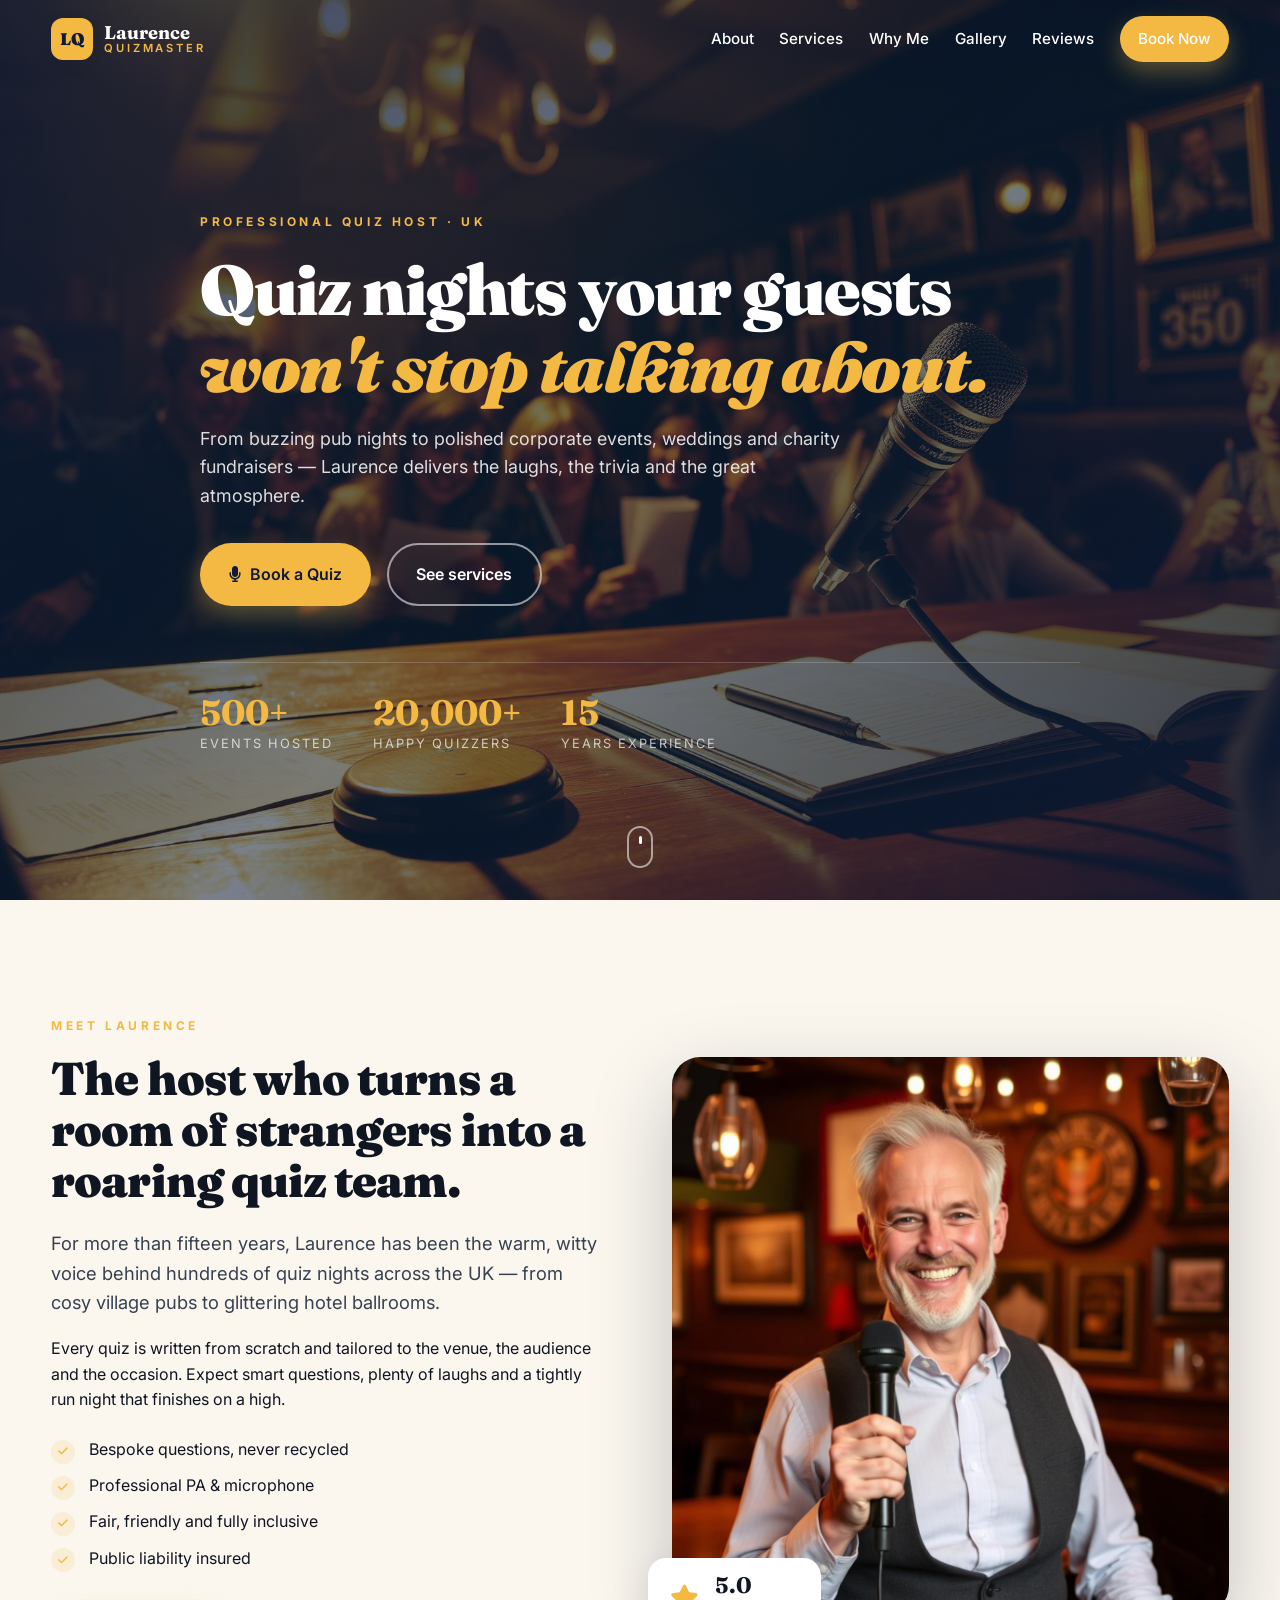
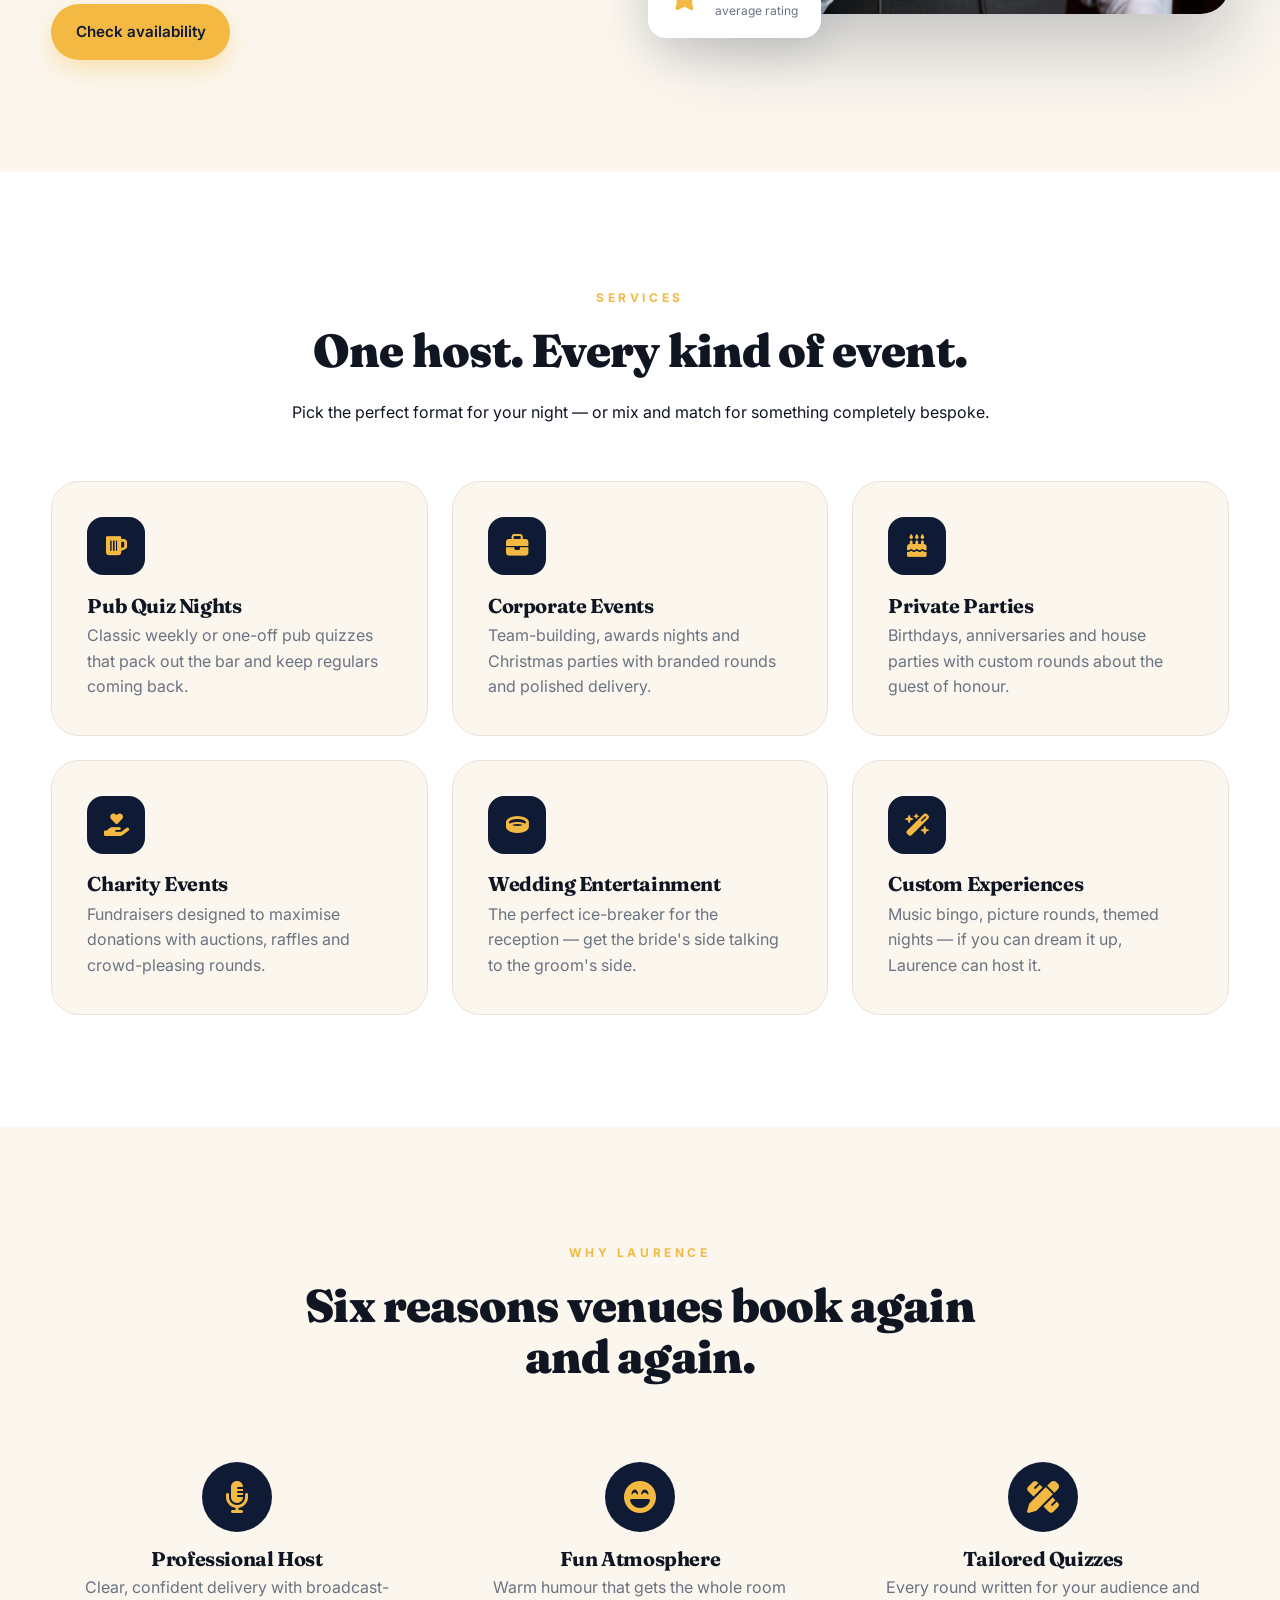
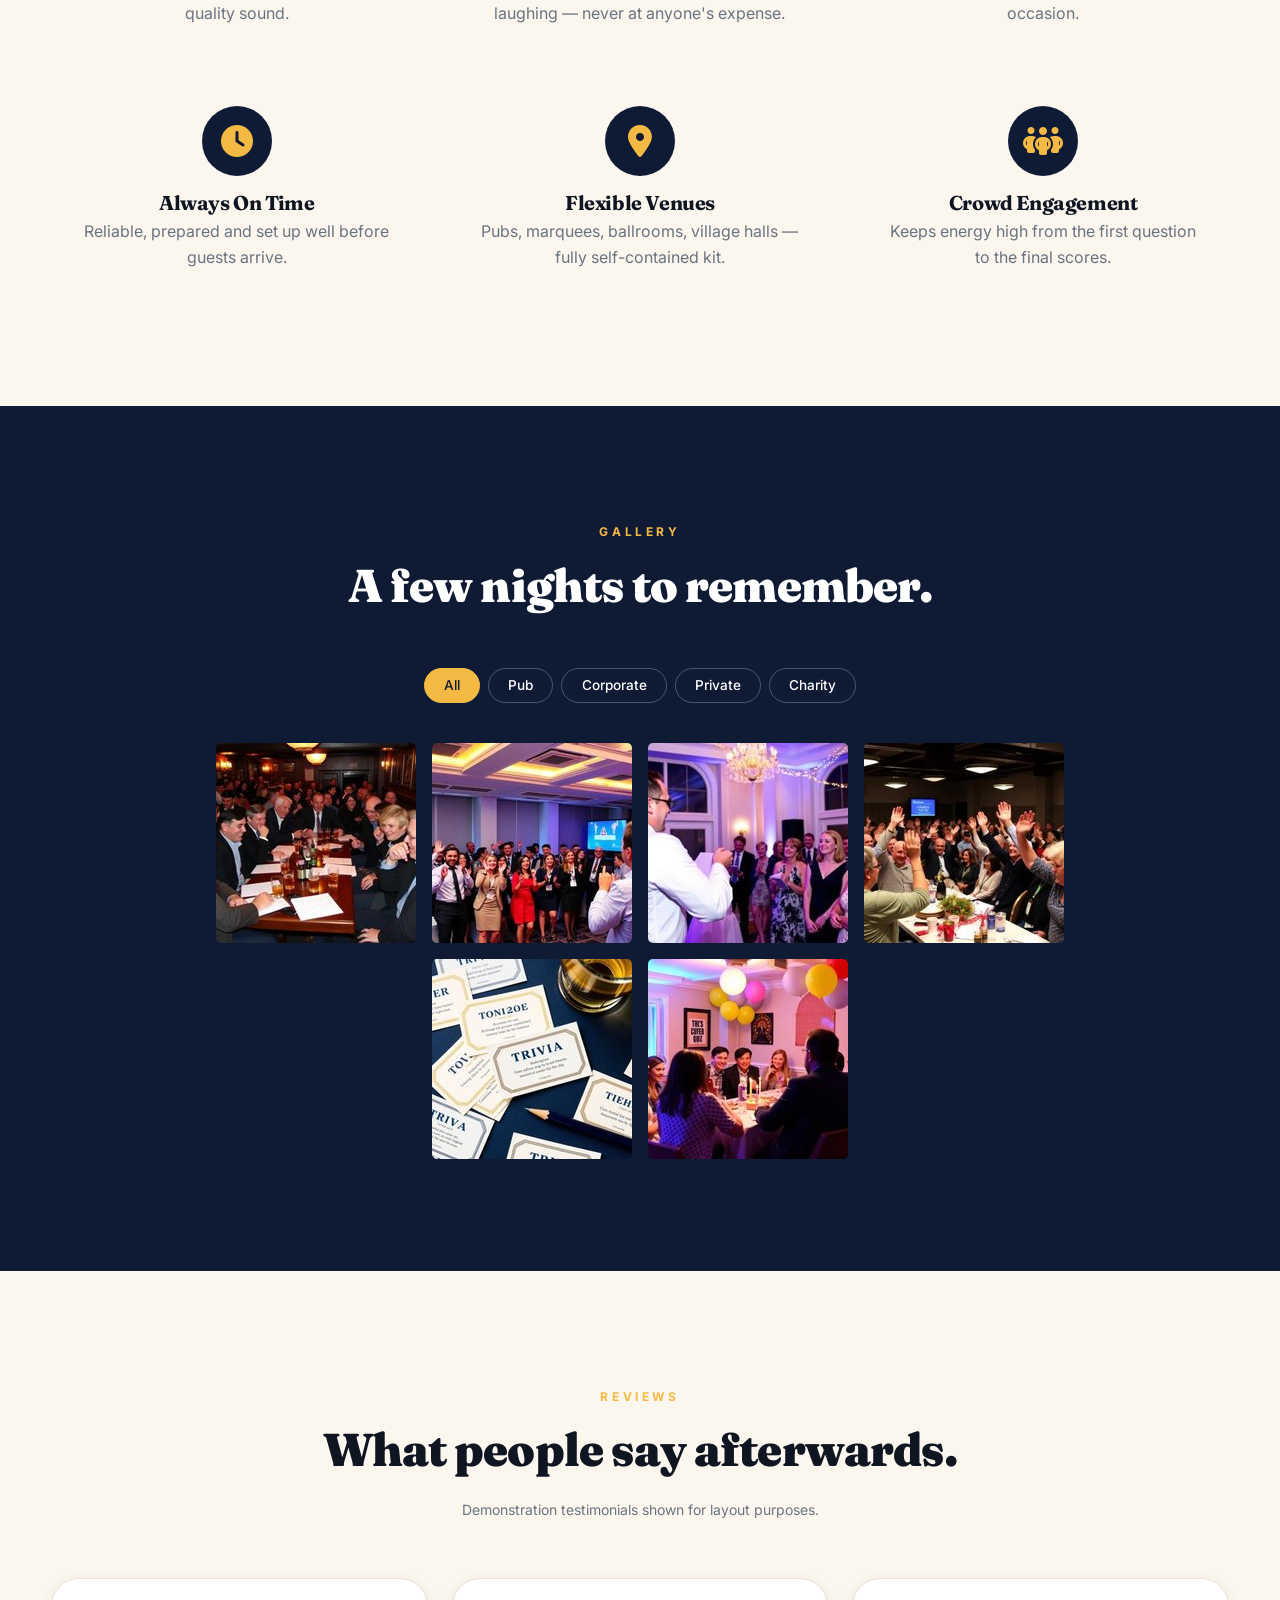
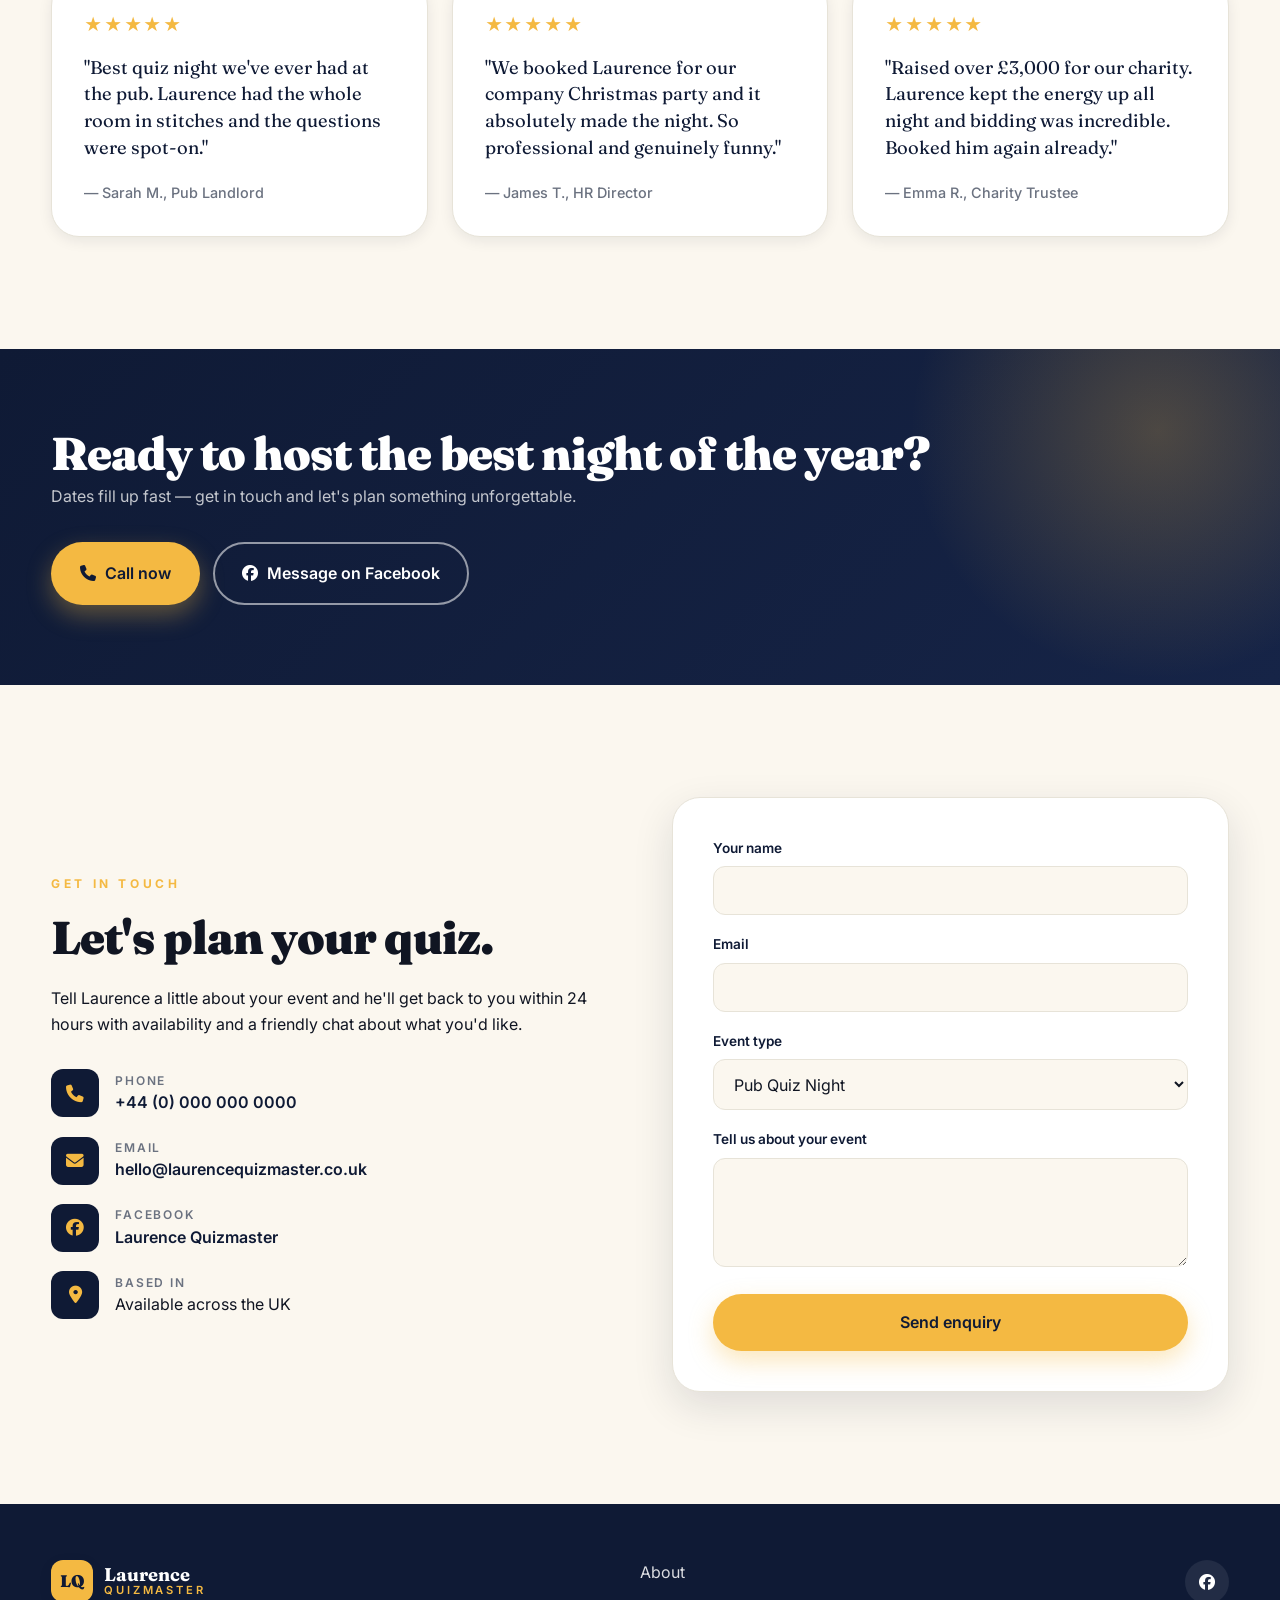
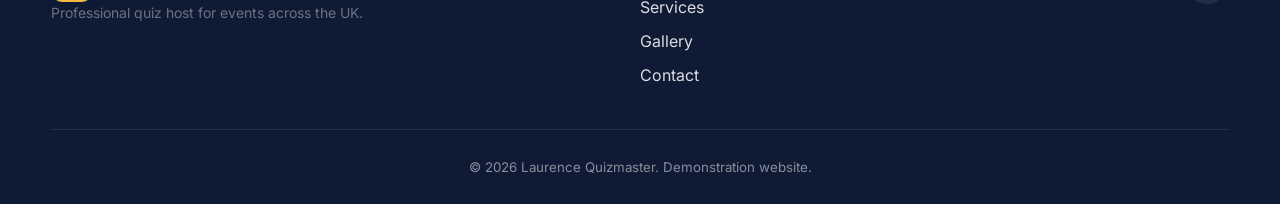
<file: index.html>
<!DOCTYPE html>
<html lang="en">
<head>
  <meta charset="UTF-8" />
  <meta name="viewport" content="width=device-width, initial-scale=1.0" />
  <title>Laurence Quizmaster — Professional Quiz Host for Pubs, Parties & Events</title>
  <meta name="description" content="Laurence Quizmaster brings unforgettable quiz nights to pubs, corporate events, weddings, charity nights and private parties. Fun, fair and professionally hosted." />
  <link rel="canonical" href="https://example.com/" />
  <meta property="og:type" content="website" />
  <meta property="og:title" content="Laurence Quizmaster — Professional Quiz Host" />
  <meta property="og:description" content="Unforgettable quiz nights for pubs, parties, weddings and corporate events." />
  <meta property="og:image" content="images/hero.jpg" />
  <meta name="twitter:card" content="summary_large_image" />
  <meta name="twitter:title" content="Laurence Quizmaster" />
  <meta name="twitter:description" content="Professional quiz host for any occasion." />

  <link rel="preconnect" href="https://fonts.googleapis.com" />
  <link rel="preconnect" href="https://fonts.gstatic.com" crossorigin />
  <link href="https://fonts.googleapis.com/css2?family=Fraunces:wght@500;700;900&family=Inter:wght@400;500;600;700&display=swap" rel="stylesheet" />
  <link rel="stylesheet" href="https://cdnjs.cloudflare.com/ajax/libs/font-awesome/6.5.2/css/all.min.css" />
  <link rel="stylesheet" href="css/style.css" />
</head>
<body>

<header class="site-header" id="siteHeader">
  <div class="container nav-wrap">
    <a href="#top" class="brand">
      <span class="brand-mark">LQ</span>
      <span class="brand-text">Laurence<span class="brand-text-sub">Quizmaster</span></span>
    </a>
    <nav class="nav" aria-label="Primary">
      <button class="nav-toggle" id="navToggle" aria-label="Toggle menu" aria-expanded="false">
        <span></span><span></span><span></span>
      </button>
      <ul class="nav-list" id="navList">
        <li><a href="#about">About</a></li>
        <li><a href="#services">Services</a></li>
        <li><a href="#why">Why Me</a></li>
        <li><a href="#gallery">Gallery</a></li>
        <li><a href="#testimonials">Reviews</a></li>
        <li><a href="#contact" class="btn btn-sm btn-primary">Book Now</a></li>
      </ul>
    </nav>
  </div>
</header>

<main id="top">

  <!-- HERO -->
  <section class="hero">
    <div class="hero-bg" style="background-image:url('images/hero.jpg')"></div>
    <div class="hero-overlay"></div>
    <div class="container hero-inner">
      <p class="eyebrow reveal">Professional Quiz Host · UK</p>
      <h1 class="hero-title reveal">Quiz nights your guests <span class="accent">won't stop talking about.</span></h1>
      <p class="hero-sub reveal">From buzzing pub nights to polished corporate events, weddings and charity fundraisers — Laurence delivers the laughs, the trivia and the great atmosphere.</p>
      <div class="hero-ctas reveal">
        <a href="#contact" class="btn btn-primary btn-lg"><i class="fa-solid fa-microphone"></i> Book a Quiz</a>
        <a href="#services" class="btn btn-ghost btn-lg">See services</a>
      </div>
      <div class="hero-stats reveal">
        <div><strong data-count="500">0</strong><span>Events hosted</span></div>
        <div><strong data-count="20000">0</strong><span>Happy quizzers</span></div>
        <div><strong data-count="15">0</strong><span>Years experience</span></div>
      </div>
    </div>
    <a href="#about" class="scroll-cue" aria-label="Scroll down"><span></span></a>
  </section>

  <!-- ABOUT -->
  <section id="about" class="section">
    <div class="container grid-2">
      <div class="reveal">
        <p class="eyebrow">Meet Laurence</p>
        <h2>The host who turns a room of strangers into a roaring quiz team.</h2>
        <p class="lead">For more than fifteen years, Laurence has been the warm, witty voice behind hundreds of quiz nights across the UK — from cosy village pubs to glittering hotel ballrooms.</p>
        <p>Every quiz is written from scratch and tailored to the venue, the audience and the occasion. Expect smart questions, plenty of laughs and a tightly run night that finishes on a high.</p>
        <ul class="check-list">
          <li><i class="fa-solid fa-check"></i> Bespoke questions, never recycled</li>
          <li><i class="fa-solid fa-check"></i> Professional PA & microphone</li>
          <li><i class="fa-solid fa-check"></i> Fair, friendly and fully inclusive</li>
          <li><i class="fa-solid fa-check"></i> Public liability insured</li>
        </ul>
        <a href="#contact" class="btn btn-primary">Check availability</a>
      </div>
      <div class="about-image reveal">
        <img src="images/about.jpg" alt="Laurence the quizmaster smiling with a microphone" loading="lazy" />
        <div class="floating-badge">
          <i class="fa-solid fa-star"></i>
          <div><strong>5.0</strong><span>average rating</span></div>
        </div>
      </div>
    </div>
  </section>

  <!-- SERVICES -->
  <section id="services" class="section section-muted">
    <div class="container">
      <div class="section-head reveal">
        <p class="eyebrow">Services</p>
        <h2>One host. Every kind of event.</h2>
        <p>Pick the perfect format for your night — or mix and match for something completely bespoke.</p>
      </div>
      <div class="cards">
        <article class="card reveal"><div class="card-icon"><i class="fa-solid fa-beer-mug-empty"></i></div><h3>Pub Quiz Nights</h3><p>Classic weekly or one-off pub quizzes that pack out the bar and keep regulars coming back.</p></article>
        <article class="card reveal"><div class="card-icon"><i class="fa-solid fa-briefcase"></i></div><h3>Corporate Events</h3><p>Team-building, awards nights and Christmas parties with branded rounds and polished delivery.</p></article>
        <article class="card reveal"><div class="card-icon"><i class="fa-solid fa-cake-candles"></i></div><h3>Private Parties</h3><p>Birthdays, anniversaries and house parties with custom rounds about the guest of honour.</p></article>
        <article class="card reveal"><div class="card-icon"><i class="fa-solid fa-hand-holding-heart"></i></div><h3>Charity Events</h3><p>Fundraisers designed to maximise donations with auctions, raffles and crowd-pleasing rounds.</p></article>
        <article class="card reveal"><div class="card-icon"><i class="fa-solid fa-ring"></i></div><h3>Wedding Entertainment</h3><p>The perfect ice-breaker for the reception — get the bride's side talking to the groom's side.</p></article>
        <article class="card reveal"><div class="card-icon"><i class="fa-solid fa-wand-magic-sparkles"></i></div><h3>Custom Experiences</h3><p>Music bingo, picture rounds, themed nights — if you can dream it up, Laurence can host it.</p></article>
      </div>
    </div>
  </section>

  <!-- WHY -->
  <section id="why" class="section">
    <div class="container">
      <div class="section-head reveal">
        <p class="eyebrow">Why Laurence</p>
        <h2>Six reasons venues book again and again.</h2>
      </div>
      <div class="why-grid">
        <div class="why-item reveal"><i class="fa-solid fa-microphone-lines"></i><h3>Professional Host</h3><p>Clear, confident delivery with broadcast-quality sound.</p></div>
        <div class="why-item reveal"><i class="fa-solid fa-face-laugh-beam"></i><h3>Fun Atmosphere</h3><p>Warm humour that gets the whole room laughing — never at anyone's expense.</p></div>
        <div class="why-item reveal"><i class="fa-solid fa-pen-ruler"></i><h3>Tailored Quizzes</h3><p>Every round written for your audience and occasion.</p></div>
        <div class="why-item reveal"><i class="fa-solid fa-clock"></i><h3>Always On Time</h3><p>Reliable, prepared and set up well before guests arrive.</p></div>
        <div class="why-item reveal"><i class="fa-solid fa-location-dot"></i><h3>Flexible Venues</h3><p>Pubs, marquees, ballrooms, village halls — fully self-contained kit.</p></div>
        <div class="why-item reveal"><i class="fa-solid fa-people-group"></i><h3>Crowd Engagement</h3><p>Keeps energy high from the first question to the final scores.</p></div>
      </div>
    </div>
  </section>

  <!-- GALLERY -->
  <section id="gallery" class="section section-dark">
    <div class="container">
      <div class="section-head reveal">
        <p class="eyebrow">Gallery</p>
        <h2>A few nights to remember.</h2>
      </div>
      <div class="filters reveal" id="galleryFilters">
        <button class="filter active" data-filter="all">All</button>
        <button class="filter" data-filter="pub">Pub</button>
        <button class="filter" data-filter="corporate">Corporate</button>
        <button class="filter" data-filter="private">Private</button>
        <button class="filter" data-filter="charity">Charity</button>
      </div>
      <div class="gallery" id="galleryGrid"></div>
    </div>
  </section>

  <!-- TESTIMONIALS -->
  <section id="testimonials" class="section">
    <div class="container">
      <div class="section-head reveal">
        <p class="eyebrow">Reviews</p>
        <h2>What people say afterwards.</h2>
        <p class="muted small">Demonstration testimonials shown for layout purposes.</p>
      </div>
      <div class="testimonials">
        <figure class="testimonial reveal">
          <div class="stars" aria-label="5 stars">★★★★★</div>
          <blockquote>"Best quiz night we've ever had at the pub. Laurence had the whole room in stitches and the questions were spot-on."</blockquote>
          <figcaption>— Sarah M., Pub Landlord</figcaption>
        </figure>
        <figure class="testimonial reveal">
          <div class="stars" aria-label="5 stars">★★★★★</div>
          <blockquote>"We booked Laurence for our company Christmas party and it absolutely made the night. So professional and genuinely funny."</blockquote>
          <figcaption>— James T., HR Director</figcaption>
        </figure>
        <figure class="testimonial reveal">
          <div class="stars" aria-label="5 stars">★★★★★</div>
          <blockquote>"Raised over £3,000 for our charity. Laurence kept the energy up all night and bidding was incredible. Booked him again already."</blockquote>
          <figcaption>— Emma R., Charity Trustee</figcaption>
        </figure>
      </div>
    </div>
  </section>

  <!-- CTA BANNER -->
  <section class="cta-banner">
    <div class="container cta-inner reveal">
      <div>
        <h2>Ready to host the best night of the year?</h2>
        <p>Dates fill up fast — get in touch and let's plan something unforgettable.</p>
      </div>
      <div class="cta-actions">
        <a class="btn btn-primary btn-lg" href="tel:+440000000000"><i class="fa-solid fa-phone"></i> Call now</a>
        <a class="btn btn-ghost btn-lg" href="https://www.facebook.com/profile.php?id=100082960984178" target="_blank" rel="noopener"><i class="fa-brands fa-facebook"></i> Message on Facebook</a>
      </div>
    </div>
  </section>

  <!-- CONTACT -->
  <section id="contact" class="section">
    <div class="container grid-2 contact-grid">
      <div class="reveal">
        <p class="eyebrow">Get in touch</p>
        <h2>Let's plan your quiz.</h2>
        <p>Tell Laurence a little about your event and he'll get back to you within 24 hours with availability and a friendly chat about what you'd like.</p>
        <ul class="contact-list">
          <li><i class="fa-solid fa-phone"></i><div><span>Phone</span><a href="tel:+440000000000">+44 (0) 000 000 0000</a></div></li>
          <li><i class="fa-solid fa-envelope"></i><div><span>Email</span><a href="mailto:hello@laurencequizmaster.co.uk">hello@laurencequizmaster.co.uk</a></div></li>
          <li><i class="fa-brands fa-facebook"></i><div><span>Facebook</span><a href="https://www.facebook.com/profile.php?id=100082960984178" target="_blank" rel="noopener">Laurence Quizmaster</a></div></li>
          <li><i class="fa-solid fa-location-dot"></i><div><span>Based in</span>Available across the UK</div></li>
        </ul>
      </div>
      <form class="contact-form reveal" id="contactForm" novalidate>
        <div class="field"><label for="name">Your name</label><input id="name" name="name" type="text" required /></div>
        <div class="field"><label for="email">Email</label><input id="email" name="email" type="email" required /></div>
        <div class="field"><label for="event">Event type</label>
          <select id="event" name="event">
            <option>Pub Quiz Night</option><option>Corporate Event</option><option>Private Party</option>
            <option>Charity Fundraiser</option><option>Wedding</option><option>Other</option>
          </select>
        </div>
        <div class="field"><label for="message">Tell us about your event</label><textarea id="message" name="message" rows="4"></textarea></div>
        <button type="submit" class="btn btn-primary btn-lg btn-block">Send enquiry</button>
        <p class="form-note" id="formNote" hidden></p>
      </form>
    </div>
  </section>

</main>

<footer class="site-footer">
  <div class="container footer-inner">
    <div>
      <a href="#top" class="brand">
        <span class="brand-mark">LQ</span>
        <span class="brand-text">Laurence<span class="brand-text-sub">Quizmaster</span></span>
      </a>
      <p class="muted small">Professional quiz host for events across the UK.</p>
    </div>
    <nav aria-label="Footer">
      <ul class="footer-nav">
        <li><a href="#about">About</a></li>
        <li><a href="#services">Services</a></li>
        <li><a href="#gallery">Gallery</a></li>
        <li><a href="#contact">Contact</a></li>
      </ul>
    </nav>
    <div class="socials">
      <a href="https://www.facebook.com/profile.php?id=100082960984178" target="_blank" rel="noopener" aria-label="Facebook"><i class="fa-brands fa-facebook"></i></a>
    </div>
  </div>
  <div class="container copyright"><small>© <span id="year"></span> Laurence Quizmaster. Demonstration website.</small></div>
</footer>

<!-- Lightbox -->
<div class="lightbox" id="lightbox" aria-hidden="true">
  <button class="lightbox-close" aria-label="Close">&times;</button>
  <img alt="" />
</div>

<script src="https://code.jquery.com/jquery-3.7.1.min.js"></script>
<script src="js/main.js"></script>
</body>
</html>
</file>
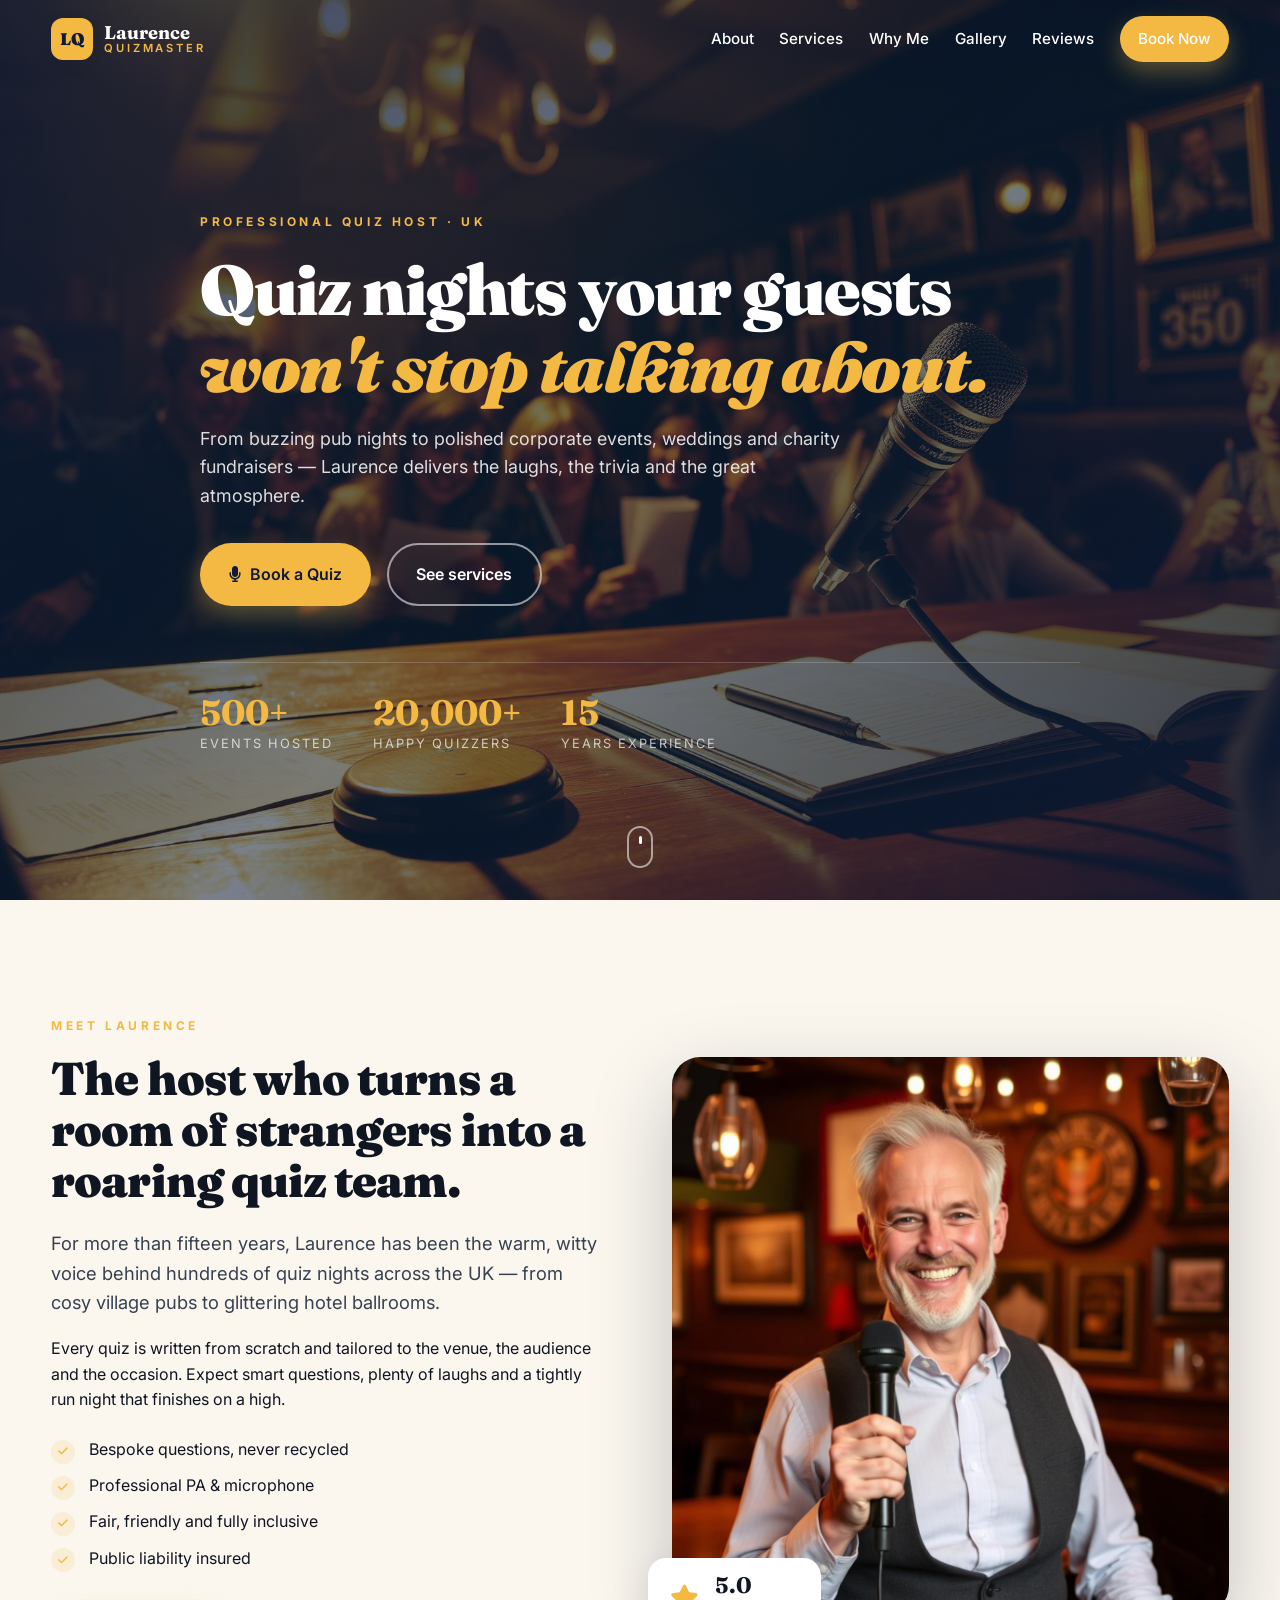
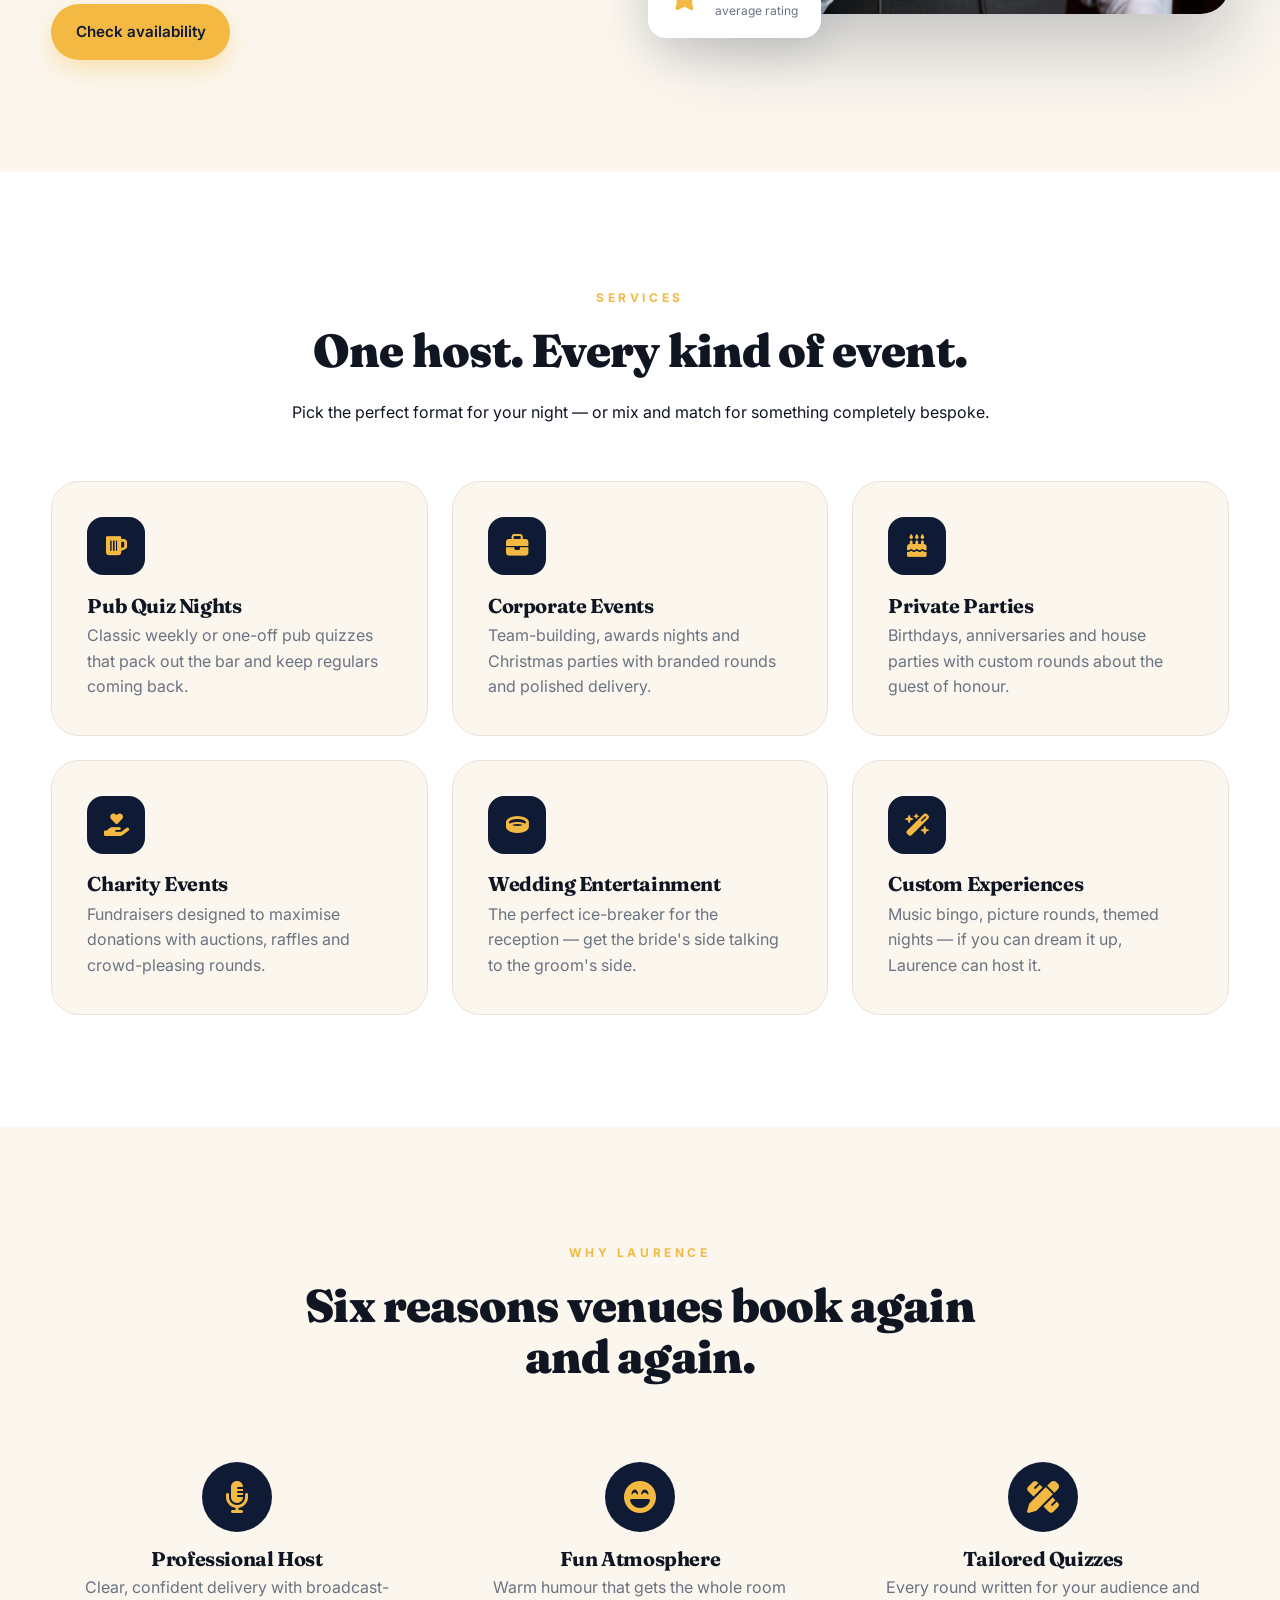
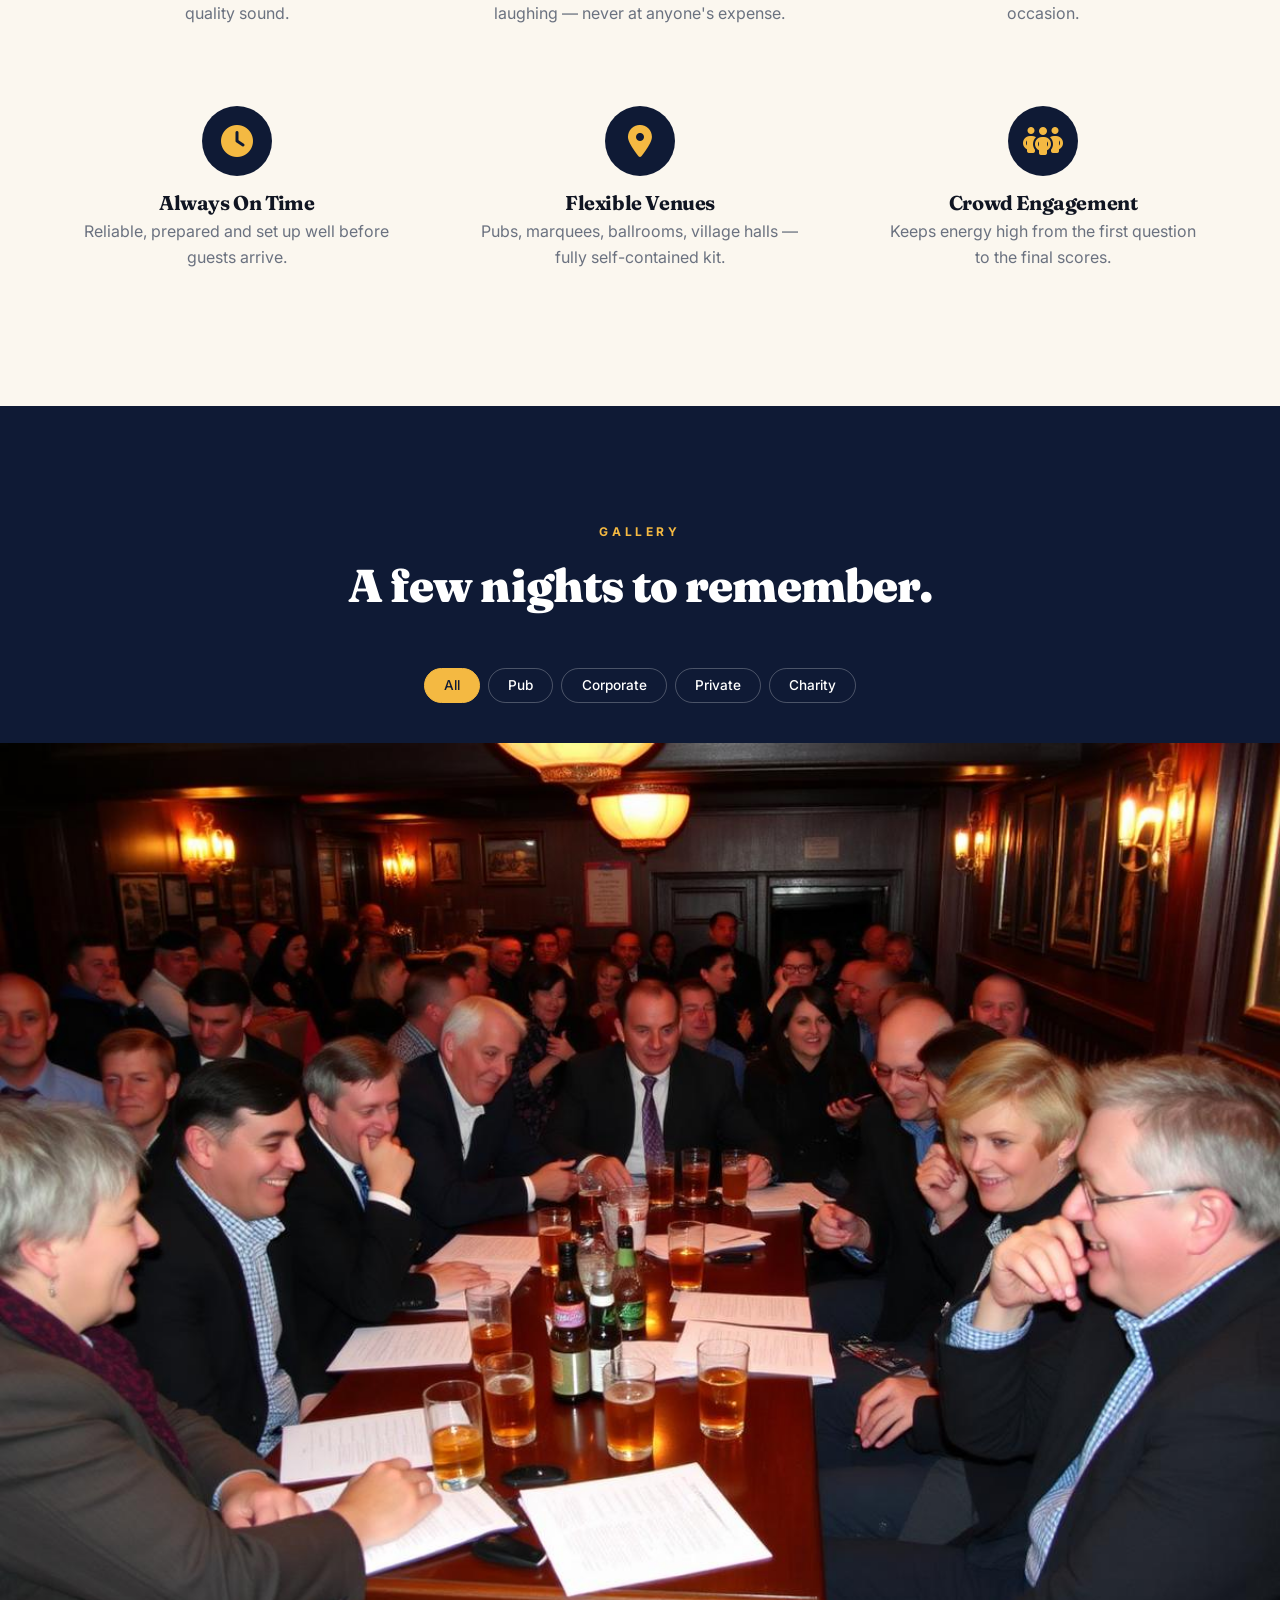
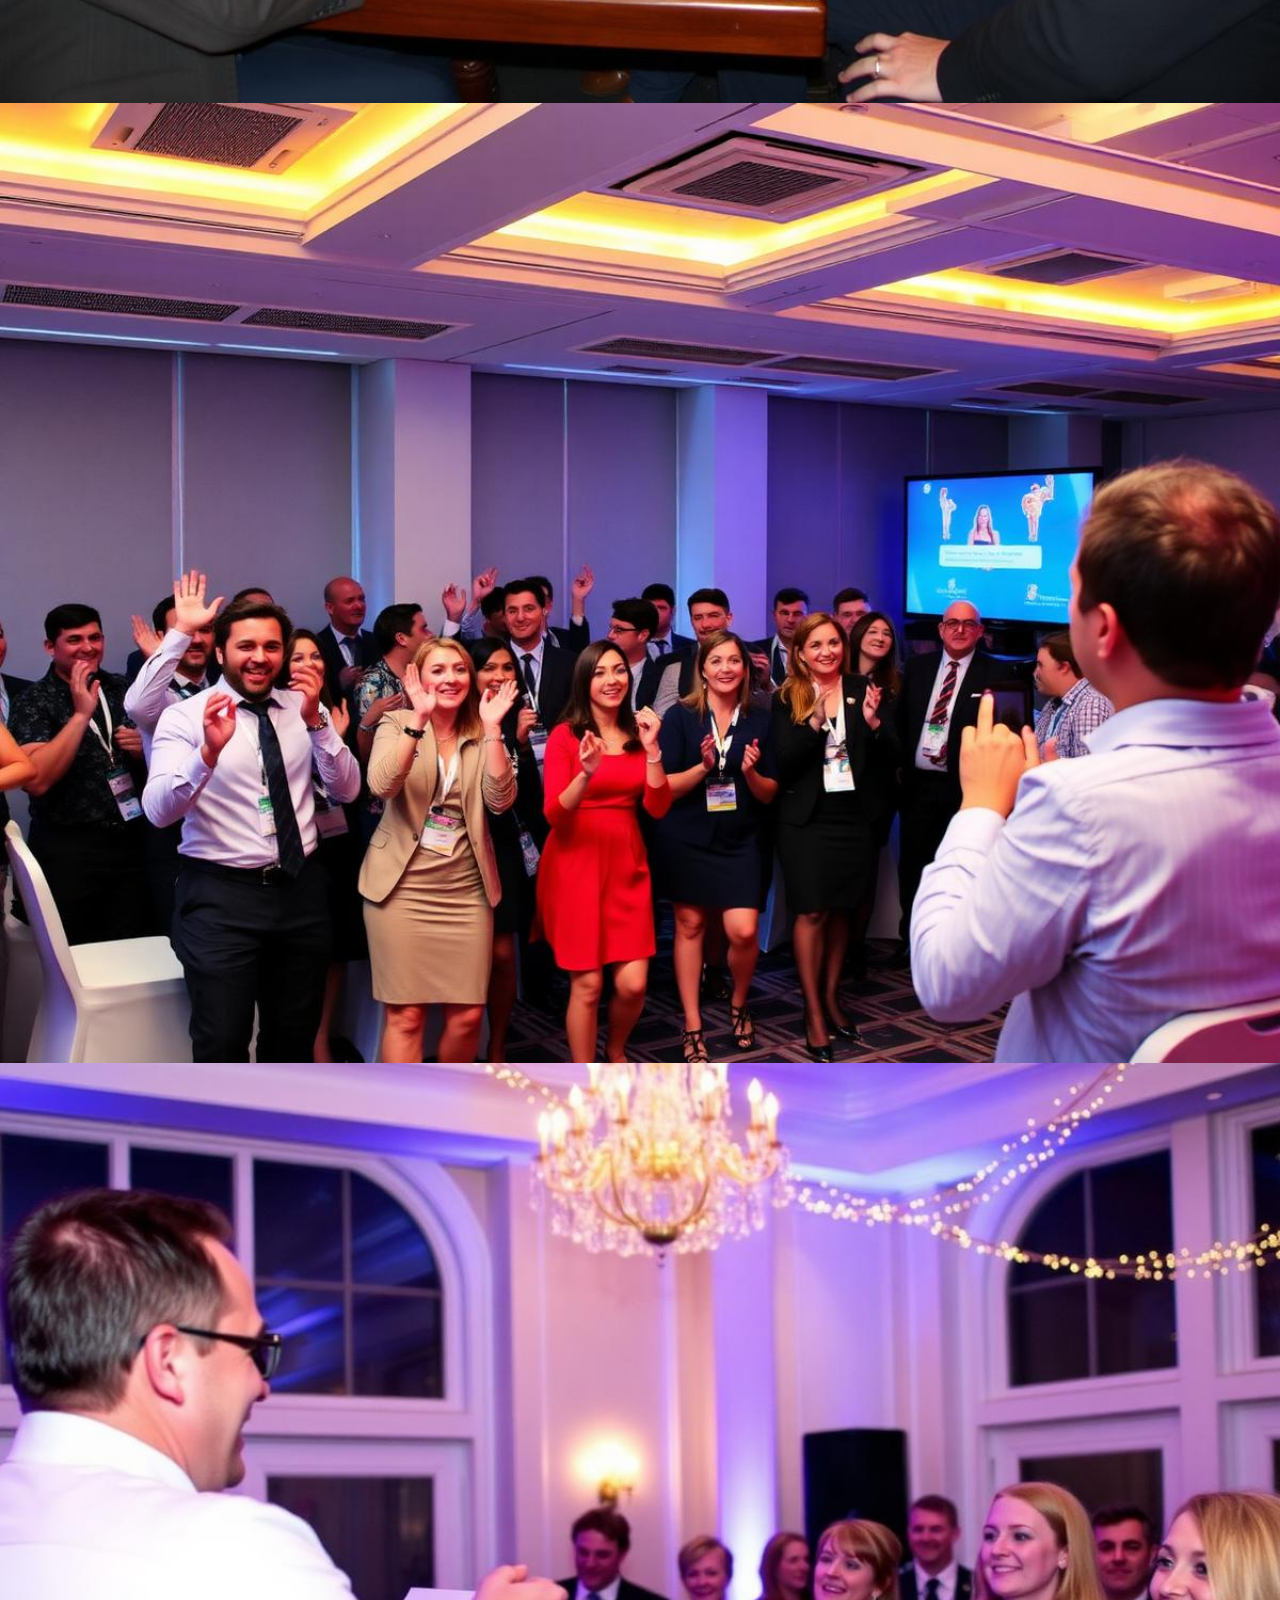
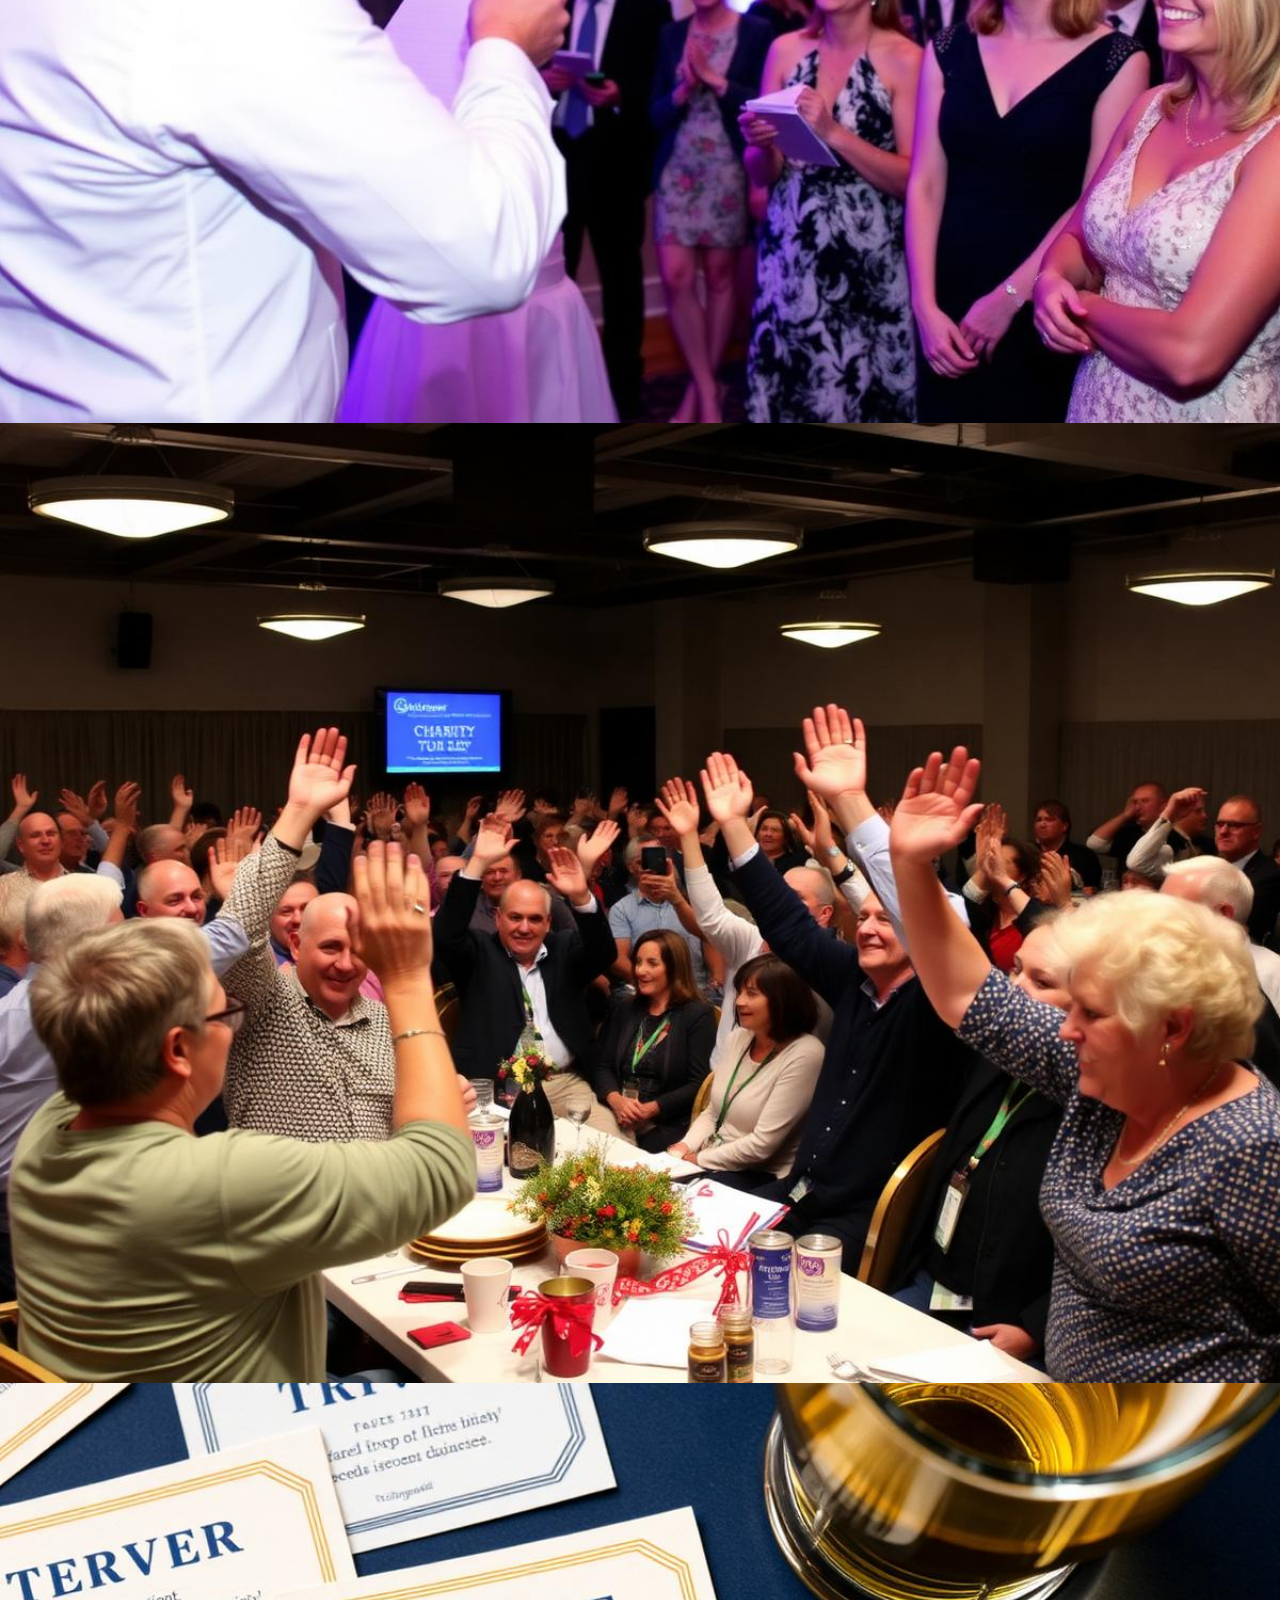
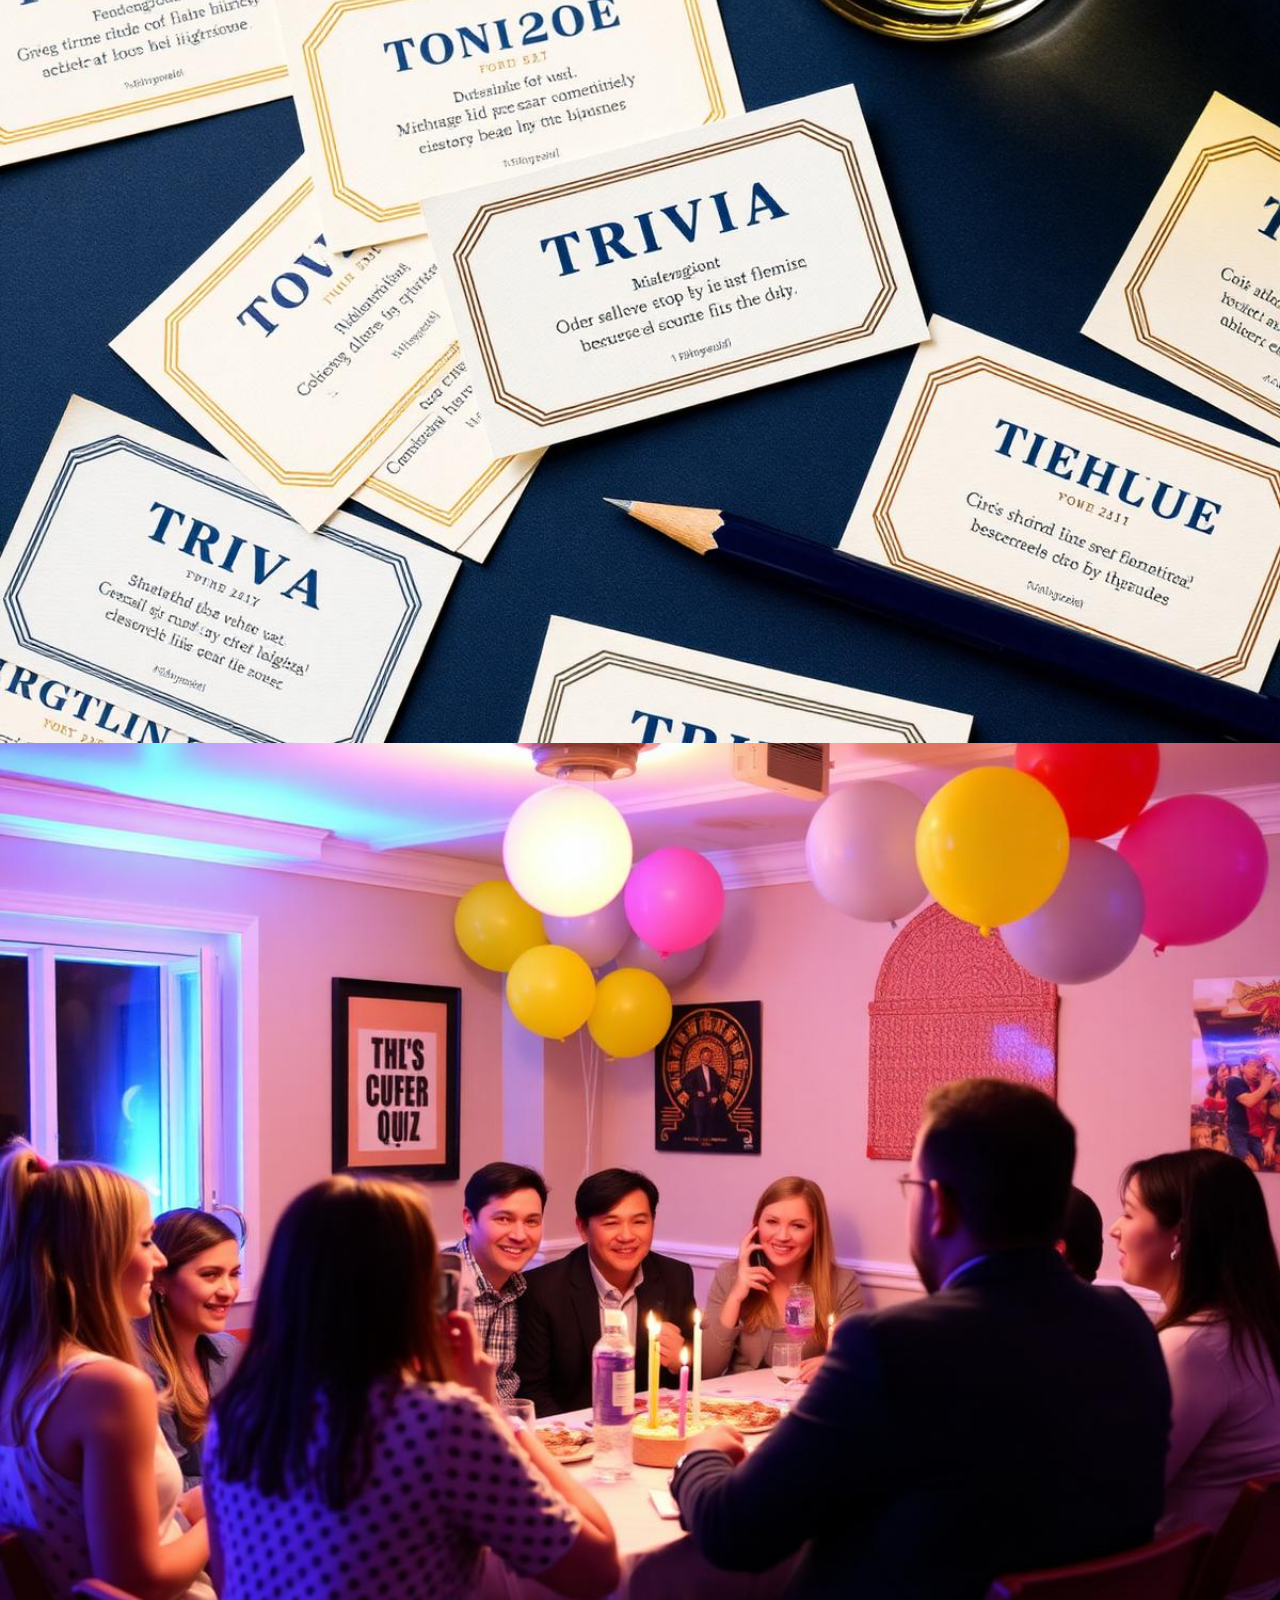
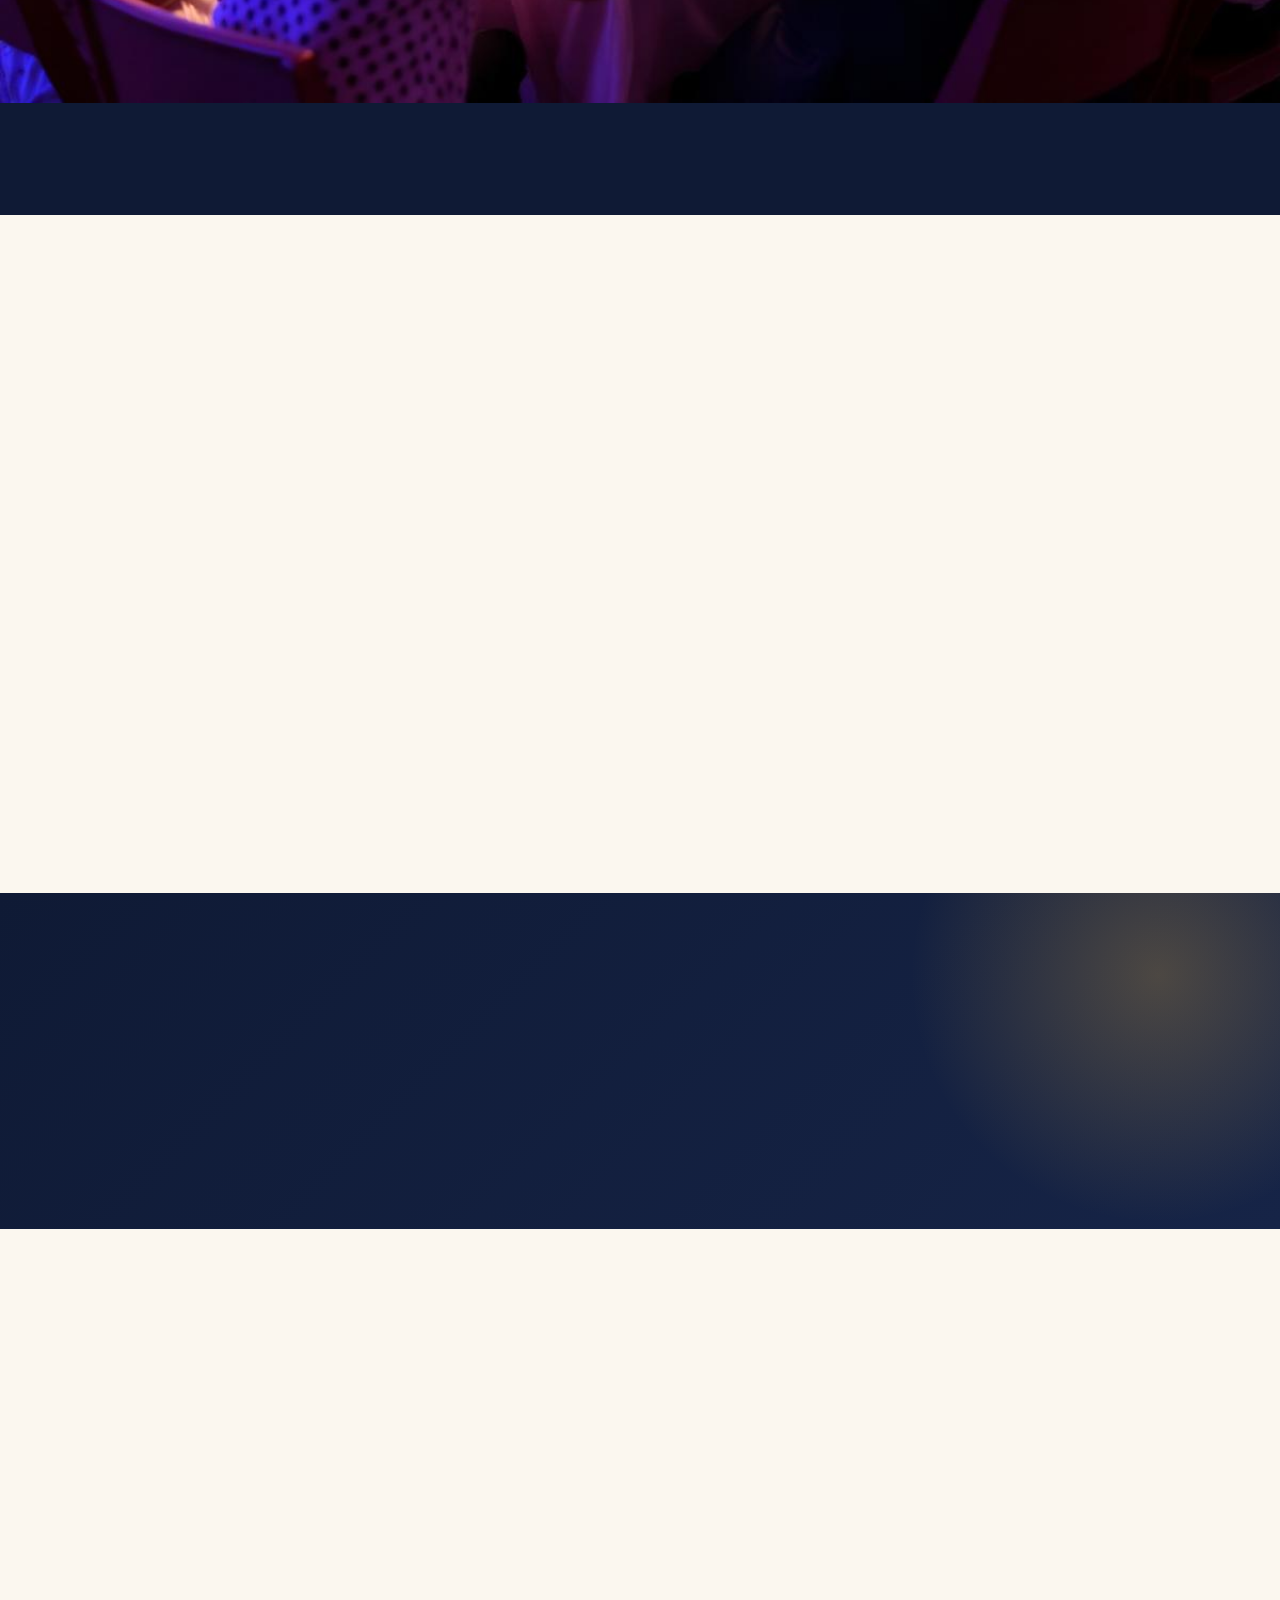
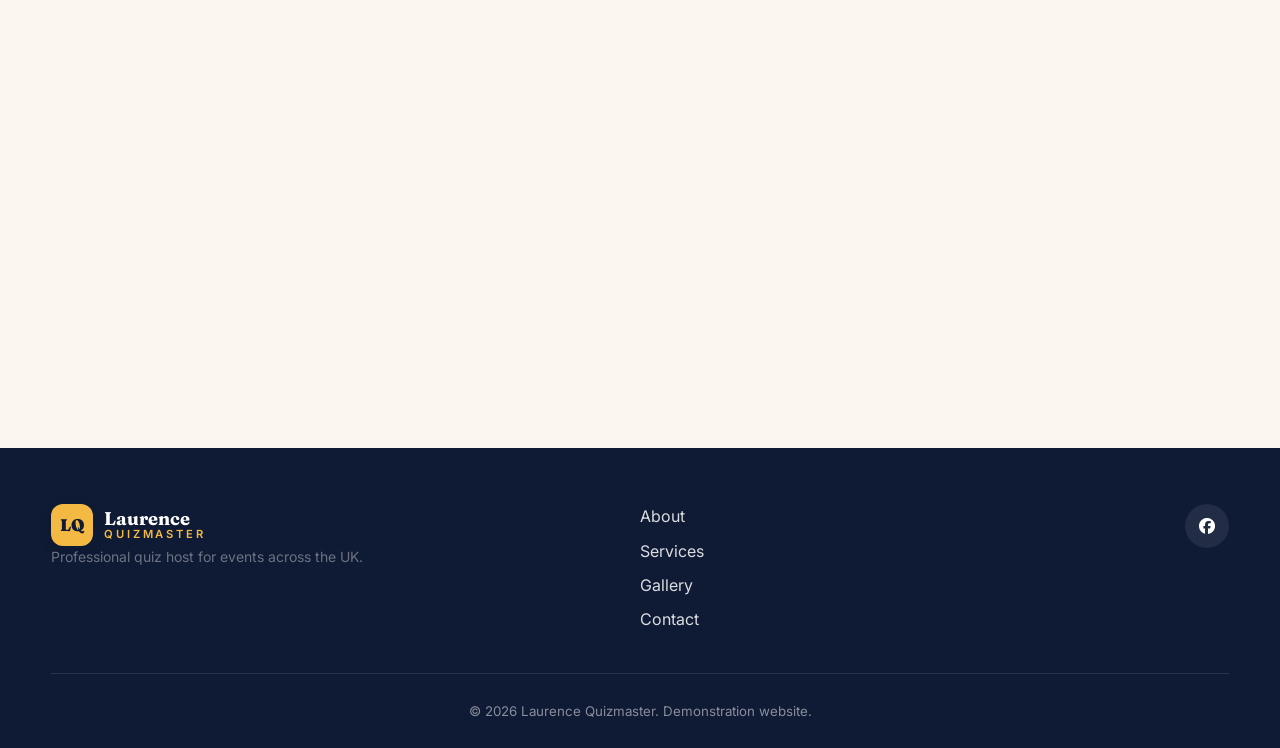
<file: public/index.html>
<!DOCTYPE html>
<html lang="en">
<head>
  <meta charset="UTF-8" />
  <meta name="viewport" content="width=device-width, initial-scale=1.0" />
  <title>Laurence Quizmaster — Professional Quiz Host for Pubs, Parties & Events</title>
  <meta name="description" content="Laurence Quizmaster brings unforgettable quiz nights to pubs, corporate events, weddings, charity nights and private parties. Fun, fair and professionally hosted." />
  <link rel="canonical" href="https://example.com/" />
  <meta property="og:type" content="website" />
  <meta property="og:title" content="Laurence Quizmaster — Professional Quiz Host" />
  <meta property="og:description" content="Unforgettable quiz nights for pubs, parties, weddings and corporate events." />
  <meta property="og:image" content="images/hero.jpg" />
  <meta name="twitter:card" content="summary_large_image" />
  <meta name="twitter:title" content="Laurence Quizmaster" />
  <meta name="twitter:description" content="Professional quiz host for any occasion." />

  <link rel="preconnect" href="https://fonts.googleapis.com" />
  <link rel="preconnect" href="https://fonts.gstatic.com" crossorigin />
  <link href="https://fonts.googleapis.com/css2?family=Fraunces:wght@500;700;900&family=Inter:wght@400;500;600;700&display=swap" rel="stylesheet" />
  <link rel="stylesheet" href="https://cdnjs.cloudflare.com/ajax/libs/font-awesome/6.5.2/css/all.min.css" />
  <link rel="stylesheet" href="css/style.css" />
</head>
<body>

<header class="site-header" id="siteHeader">
  <div class="container nav-wrap">
    <a href="#top" class="brand">
      <span class="brand-mark">LQ</span>
      <span class="brand-text">Laurence<span class="brand-text-sub">Quizmaster</span></span>
    </a>
    <nav class="nav" aria-label="Primary">
      <button class="nav-toggle" id="navToggle" aria-label="Toggle menu" aria-expanded="false">
        <span></span><span></span><span></span>
      </button>
      <ul class="nav-list" id="navList">
        <li><a href="#about">About</a></li>
        <li><a href="#services">Services</a></li>
        <li><a href="#why">Why Me</a></li>
        <li><a href="#gallery">Gallery</a></li>
        <li><a href="#testimonials">Reviews</a></li>
        <li><a href="#contact" class="btn btn-sm btn-primary">Book Now</a></li>
      </ul>
    </nav>
  </div>
</header>

<main id="top">

  <!-- HERO -->
  <section class="hero">
    <div class="hero-bg" style="background-image:url('images/hero.jpg')"></div>
    <div class="hero-overlay"></div>
    <div class="container hero-inner">
      <p class="eyebrow reveal">Professional Quiz Host · UK</p>
      <h1 class="hero-title reveal">Quiz nights your guests <span class="accent">won't stop talking about.</span></h1>
      <p class="hero-sub reveal">From buzzing pub nights to polished corporate events, weddings and charity fundraisers — Laurence delivers the laughs, the trivia and the great atmosphere.</p>
      <div class="hero-ctas reveal">
        <a href="#contact" class="btn btn-primary btn-lg"><i class="fa-solid fa-microphone"></i> Book a Quiz</a>
        <a href="#services" class="btn btn-ghost btn-lg">See services</a>
      </div>
      <div class="hero-stats reveal">
        <div><strong data-count="500">0</strong><span>Events hosted</span></div>
        <div><strong data-count="20000">0</strong><span>Happy quizzers</span></div>
        <div><strong data-count="15">0</strong><span>Years experience</span></div>
      </div>
    </div>
    <a href="#about" class="scroll-cue" aria-label="Scroll down"><span></span></a>
  </section>

  <!-- ABOUT -->
  <section id="about" class="section">
    <div class="container grid-2">
      <div class="reveal">
        <p class="eyebrow">Meet Laurence</p>
        <h2>The host who turns a room of strangers into a roaring quiz team.</h2>
        <p class="lead">For more than fifteen years, Laurence has been the warm, witty voice behind hundreds of quiz nights across the UK — from cosy village pubs to glittering hotel ballrooms.</p>
        <p>Every quiz is written from scratch and tailored to the venue, the audience and the occasion. Expect smart questions, plenty of laughs and a tightly run night that finishes on a high.</p>
        <ul class="check-list">
          <li><i class="fa-solid fa-check"></i> Bespoke questions, never recycled</li>
          <li><i class="fa-solid fa-check"></i> Professional PA & microphone</li>
          <li><i class="fa-solid fa-check"></i> Fair, friendly and fully inclusive</li>
          <li><i class="fa-solid fa-check"></i> Public liability insured</li>
        </ul>
        <a href="#contact" class="btn btn-primary">Check availability</a>
      </div>
      <div class="about-image reveal">
        <img src="images/about.jpg" alt="Laurence the quizmaster smiling with a microphone" loading="lazy" />
        <div class="floating-badge">
          <i class="fa-solid fa-star"></i>
          <div><strong>5.0</strong><span>average rating</span></div>
        </div>
      </div>
    </div>
  </section>

  <!-- SERVICES -->
  <section id="services" class="section section-muted">
    <div class="container">
      <div class="section-head reveal">
        <p class="eyebrow">Services</p>
        <h2>One host. Every kind of event.</h2>
        <p>Pick the perfect format for your night — or mix and match for something completely bespoke.</p>
      </div>
      <div class="cards">
        <article class="card reveal"><div class="card-icon"><i class="fa-solid fa-beer-mug-empty"></i></div><h3>Pub Quiz Nights</h3><p>Classic weekly or one-off pub quizzes that pack out the bar and keep regulars coming back.</p></article>
        <article class="card reveal"><div class="card-icon"><i class="fa-solid fa-briefcase"></i></div><h3>Corporate Events</h3><p>Team-building, awards nights and Christmas parties with branded rounds and polished delivery.</p></article>
        <article class="card reveal"><div class="card-icon"><i class="fa-solid fa-cake-candles"></i></div><h3>Private Parties</h3><p>Birthdays, anniversaries and house parties with custom rounds about the guest of honour.</p></article>
        <article class="card reveal"><div class="card-icon"><i class="fa-solid fa-hand-holding-heart"></i></div><h3>Charity Events</h3><p>Fundraisers designed to maximise donations with auctions, raffles and crowd-pleasing rounds.</p></article>
        <article class="card reveal"><div class="card-icon"><i class="fa-solid fa-ring"></i></div><h3>Wedding Entertainment</h3><p>The perfect ice-breaker for the reception — get the bride's side talking to the groom's side.</p></article>
        <article class="card reveal"><div class="card-icon"><i class="fa-solid fa-wand-magic-sparkles"></i></div><h3>Custom Experiences</h3><p>Music bingo, picture rounds, themed nights — if you can dream it up, Laurence can host it.</p></article>
      </div>
    </div>
  </section>

  <!-- WHY -->
  <section id="why" class="section">
    <div class="container">
      <div class="section-head reveal">
        <p class="eyebrow">Why Laurence</p>
        <h2>Six reasons venues book again and again.</h2>
      </div>
      <div class="why-grid">
        <div class="why-item reveal"><i class="fa-solid fa-microphone-lines"></i><h3>Professional Host</h3><p>Clear, confident delivery with broadcast-quality sound.</p></div>
        <div class="why-item reveal"><i class="fa-solid fa-face-laugh-beam"></i><h3>Fun Atmosphere</h3><p>Warm humour that gets the whole room laughing — never at anyone's expense.</p></div>
        <div class="why-item reveal"><i class="fa-solid fa-pen-ruler"></i><h3>Tailored Quizzes</h3><p>Every round written for your audience and occasion.</p></div>
        <div class="why-item reveal"><i class="fa-solid fa-clock"></i><h3>Always On Time</h3><p>Reliable, prepared and set up well before guests arrive.</p></div>
        <div class="why-item reveal"><i class="fa-solid fa-location-dot"></i><h3>Flexible Venues</h3><p>Pubs, marquees, ballrooms, village halls — fully self-contained kit.</p></div>
        <div class="why-item reveal"><i class="fa-solid fa-people-group"></i><h3>Crowd Engagement</h3><p>Keeps energy high from the first question to the final scores.</p></div>
      </div>
    </div>
  </section>

  <!-- GALLERY -->
  <section id="gallery" class="section section-dark">
    <div class="container">
      <div class="section-head reveal">
        <p class="eyebrow">Gallery</p>
        <h2>A few nights to remember.</h2>
      </div>
      <div class="filters reveal" id="galleryFilters">
        <button class="filter active" data-filter="all">All</button>
        <button class="filter" data-filter="pub">Pub</button>
        <button class="filter" data-filter="corporate">Corporate</button>
        <button class="filter" data-filter="private">Private</button>
        <button class="filter" data-filter="charity">Charity</button>
      </div>
      <div class="gallery" id="gallery"></div>
    </div>
  </section>

  <!-- TESTIMONIALS -->
  <section id="testimonials" class="section">
    <div class="container">
      <div class="section-head reveal">
        <p class="eyebrow">Reviews</p>
        <h2>What people say afterwards.</h2>
        <p class="muted small">Demonstration testimonials shown for layout purposes.</p>
      </div>
      <div class="testimonials">
        <figure class="testimonial reveal">
          <div class="stars" aria-label="5 stars">★★★★★</div>
          <blockquote>"Best quiz night we've ever had at the pub. Laurence had the whole room in stitches and the questions were spot-on."</blockquote>
          <figcaption>— Sarah M., Pub Landlord</figcaption>
        </figure>
        <figure class="testimonial reveal">
          <div class="stars" aria-label="5 stars">★★★★★</div>
          <blockquote>"We booked Laurence for our company Christmas party and it absolutely made the night. So professional and genuinely funny."</blockquote>
          <figcaption>— James T., HR Director</figcaption>
        </figure>
        <figure class="testimonial reveal">
          <div class="stars" aria-label="5 stars">★★★★★</div>
          <blockquote>"Raised over £3,000 for our charity. Laurence kept the energy up all night and bidding was incredible. Booked him again already."</blockquote>
          <figcaption>— Emma R., Charity Trustee</figcaption>
        </figure>
      </div>
    </div>
  </section>

  <!-- CTA BANNER -->
  <section class="cta-banner">
    <div class="container cta-inner reveal">
      <div>
        <h2>Ready to host the best night of the year?</h2>
        <p>Dates fill up fast — get in touch and let's plan something unforgettable.</p>
      </div>
      <div class="cta-actions">
        <a class="btn btn-primary btn-lg" href="tel:+440000000000"><i class="fa-solid fa-phone"></i> Call now</a>
        <a class="btn btn-ghost btn-lg" href="https://www.facebook.com/profile.php?id=100082960984178" target="_blank" rel="noopener"><i class="fa-brands fa-facebook"></i> Message on Facebook</a>
      </div>
    </div>
  </section>

  <!-- CONTACT -->
  <section id="contact" class="section">
    <div class="container grid-2 contact-grid">
      <div class="reveal">
        <p class="eyebrow">Get in touch</p>
        <h2>Let's plan your quiz.</h2>
        <p>Tell Laurence a little about your event and he'll get back to you within 24 hours with availability and a friendly chat about what you'd like.</p>
        <ul class="contact-list">
          <li><i class="fa-solid fa-phone"></i><div><span>Phone</span><a href="tel:+440000000000">+44 (0) 000 000 0000</a></div></li>
          <li><i class="fa-solid fa-envelope"></i><div><span>Email</span><a href="mailto:hello@laurencequizmaster.co.uk">hello@laurencequizmaster.co.uk</a></div></li>
          <li><i class="fa-brands fa-facebook"></i><div><span>Facebook</span><a href="https://www.facebook.com/profile.php?id=100082960984178" target="_blank" rel="noopener">Laurence Quizmaster</a></div></li>
          <li><i class="fa-solid fa-location-dot"></i><div><span>Based in</span>Available across the UK</div></li>
        </ul>
      </div>
      <form class="contact-form reveal" id="contactForm" novalidate>
        <div class="field"><label for="name">Your name</label><input id="name" name="name" type="text" required /></div>
        <div class="field"><label for="email">Email</label><input id="email" name="email" type="email" required /></div>
        <div class="field"><label for="event">Event type</label>
          <select id="event" name="event">
            <option>Pub Quiz Night</option><option>Corporate Event</option><option>Private Party</option>
            <option>Charity Fundraiser</option><option>Wedding</option><option>Other</option>
          </select>
        </div>
        <div class="field"><label for="message">Tell us about your event</label><textarea id="message" name="message" rows="4"></textarea></div>
        <button type="submit" class="btn btn-primary btn-lg btn-block">Send enquiry</button>
        <p class="form-note" id="formNote" hidden></p>
      </form>
    </div>
  </section>

</main>

<footer class="site-footer">
  <div class="container footer-inner">
    <div>
      <a href="#top" class="brand">
        <span class="brand-mark">LQ</span>
        <span class="brand-text">Laurence<span class="brand-text-sub">Quizmaster</span></span>
      </a>
      <p class="muted small">Professional quiz host for events across the UK.</p>
    </div>
    <nav aria-label="Footer">
      <ul class="footer-nav">
        <li><a href="#about">About</a></li>
        <li><a href="#services">Services</a></li>
        <li><a href="#gallery">Gallery</a></li>
        <li><a href="#contact">Contact</a></li>
      </ul>
    </nav>
    <div class="socials">
      <a href="https://www.facebook.com/profile.php?id=100082960984178" target="_blank" rel="noopener" aria-label="Facebook"><i class="fa-brands fa-facebook"></i></a>
    </div>
  </div>
  <div class="container copyright"><small>© <span id="year"></span> Laurence Quizmaster. Demonstration website.</small></div>
</footer>

<!-- Lightbox -->
<div class="lightbox" id="lightbox" aria-hidden="true">
  <button class="lightbox-close" aria-label="Close">&times;</button>
  <img alt="" />
</div>

<script src="https://code.jquery.com/jquery-3.7.1.min.js"></script>
<script src="js/main.js"></script>
</body>
</html>
</file>
<file: css/style.css>
/* ===========================
   Laurence Quizmaster — Static Demo
   =========================== */
:root{
  --navy:#0f1a35;
  --navy-2:#162447;
  --navy-3:#1f2a55;
  --gold:#f4b942;
  --gold-2:#e89f1d;
  --cream:#fbf7ef;
  --ink:#101522;
  --muted:#6b7280;
  --line:#e7e3d8;
  --shadow-sm:0 4px 14px rgba(15,26,53,.08);
  --shadow-md:0 14px 40px rgba(15,26,53,.12);
  --shadow-lg:0 30px 80px rgba(15,26,53,.25);
  --radius:18px;
  --radius-lg:28px;
  --font-display:"Fraunces", Georgia, serif;
  --font-body:"Inter", system-ui, -apple-system, Segoe UI, Roboto, sans-serif;
}

*{box-sizing:border-box}
html{scroll-behavior:smooth;-webkit-text-size-adjust:100%}
body{margin:0;font-family:var(--font-body);color:var(--ink);background:var(--cream);line-height:1.6;-webkit-font-smoothing:antialiased}
img{max-width:100%;display:block}
a{color:inherit;text-decoration:none}
button{font-family:inherit;cursor:pointer;border:0;background:none}
h1,h2,h3{font-family:var(--font-display);font-weight:900;line-height:1.1;letter-spacing:-.02em;margin:0 0 .5em}
h1{font-size:clamp(2.4rem,5.5vw,4.6rem)}
h2{font-size:clamp(1.9rem,3.6vw,2.9rem)}
h3{font-size:1.25rem;font-weight:700}
p{margin:0 0 1em}
.muted{color:var(--muted)}
.small{font-size:.875rem}
.accent{color:var(--gold);font-style:italic}

.container{width:min(1180px,92%);margin-inline:auto}

/* Buttons */
.btn{display:inline-flex;align-items:center;gap:.55rem;padding:.85rem 1.4rem;border-radius:999px;font-weight:600;font-size:.95rem;transition:transform .2s ease, box-shadow .2s ease, background .2s ease, color .2s ease;border:2px solid transparent;white-space:nowrap}
.btn-sm{padding:.55rem 1rem;font-size:.85rem}
.btn-lg{padding:1.05rem 1.7rem;font-size:1rem}
.btn-block{width:100%;justify-content:center}
.btn-primary{background:var(--gold);color:var(--navy);box-shadow:0 10px 24px rgba(244,185,66,.35)}
.btn-primary:hover{background:var(--gold-2);transform:translateY(-2px);box-shadow:0 16px 30px rgba(244,185,66,.45)}
.btn-ghost{background:transparent;color:#fff;border-color:rgba(255,255,255,.55)}
.btn-ghost:hover{background:rgba(255,255,255,.12);border-color:#fff}
.section .btn-ghost{color:var(--navy);border-color:var(--navy)}
.section .btn-ghost:hover{background:var(--navy);color:#fff}

/* Header */
.site-header{position:fixed;inset:0 0 auto 0;z-index:50;padding:1rem 0;transition:background .3s ease, box-shadow .3s ease, padding .3s ease}
.site-header.scrolled{background:rgba(15,26,53,.92);backdrop-filter:blur(10px);box-shadow:var(--shadow-sm);padding:.55rem 0}
.nav-wrap{display:flex;align-items:center;justify-content:space-between;gap:1rem}
.brand{display:flex;align-items:center;gap:.7rem;color:#fff;font-weight:700}
.brand-mark{width:42px;height:42px;display:grid;place-items:center;background:var(--gold);color:var(--navy);border-radius:12px;font-family:var(--font-display);font-weight:900;font-size:1.05rem;box-shadow:var(--shadow-sm)}
.brand-text{font-family:var(--font-display);font-size:1.15rem;line-height:1;display:flex;flex-direction:column}
.brand-text-sub{font-family:var(--font-body);font-size:.7rem;letter-spacing:.25em;text-transform:uppercase;color:var(--gold);font-weight:600}
.nav-list{display:flex;align-items:center;gap:1.6rem;list-style:none;margin:0;padding:0}
.nav-list a{color:#fff;font-weight:500;font-size:.95rem;position:relative}
.nav-list a:not(.btn):hover{color:var(--gold)}
.nav-toggle{display:none;width:42px;height:42px;flex-direction:column;justify-content:center;align-items:center;gap:5px}
.nav-toggle span{width:22px;height:2px;background:#fff;transition:.3s}

/* Hero */
.hero{position:relative;min-height:100vh;display:flex;align-items:center;color:#fff;overflow:hidden;isolation:isolate}
.hero-bg{position:absolute;inset:0;background-size:cover;background-position:center;z-index:-2;animation:kenburns 20s ease-in-out infinite alternate}
.hero-overlay{position:absolute;inset:0;background:linear-gradient(135deg,rgba(15,26,53,.85) 0%,rgba(15,26,53,.55) 50%,rgba(15,26,53,.85) 100%);z-index:-1}
.hero-inner{padding:9rem 0 5rem;max-width:880px}
.eyebrow{display:inline-block;text-transform:uppercase;letter-spacing:.3em;font-size:.75rem;font-weight:700;color:var(--gold);margin-bottom:1.2rem}
.hero-title{margin-bottom:1.2rem}
.hero-sub{font-size:clamp(1.05rem,1.4vw,1.25rem);max-width:640px;color:rgba(255,255,255,.85);margin-bottom:2rem}
.hero-ctas{display:flex;gap:1rem;flex-wrap:wrap;margin-bottom:3.5rem}
.hero-stats{display:flex;gap:2.5rem;flex-wrap:wrap;border-top:1px solid rgba(255,255,255,.18);padding-top:2rem}
.hero-stats strong{display:block;font-family:var(--font-display);font-size:2.2rem;color:var(--gold);line-height:1}
.hero-stats span{font-size:.8rem;text-transform:uppercase;letter-spacing:.15em;color:rgba(255,255,255,.7)}

@keyframes kenburns{0%{transform:scale(1) translate(0,0)}100%{transform:scale(1.1) translate(-2%,-1%)}}

.scroll-cue{position:absolute;left:50%;bottom:2rem;transform:translateX(-50%);width:26px;height:42px;border:2px solid rgba(255,255,255,.55);border-radius:14px;display:grid;place-items:start center;padding-top:8px}
.scroll-cue span{width:3px;height:8px;background:#fff;border-radius:2px;animation:scrollDot 1.6s ease infinite}
@keyframes scrollDot{0%{opacity:0;transform:translateY(0)}50%{opacity:1}100%{opacity:0;transform:translateY(12px)}}

/* Sections */
.section{padding:7rem 0}
.section-muted{background:#fff}
.section-dark{background:var(--navy);color:#fff}
.section-dark .eyebrow{color:var(--gold)}
.section-head{max-width:720px;margin:0 auto 3.5rem;text-align:center}

.grid-2{display:grid;grid-template-columns:1fr 1fr;gap:4rem;align-items:center}
.lead{font-size:1.15rem;color:#374151}

.check-list{list-style:none;padding:0;margin:1.5rem 0 2rem;display:grid;gap:.6rem}
.check-list i{color:var(--gold);margin-right:.6rem;background:rgba(244,185,66,.15);width:24px;height:24px;display:inline-grid;place-items:center;border-radius:999px;font-size:.7rem}

.about-image{position:relative}
.about-image img{border-radius:var(--radius-lg);box-shadow:var(--shadow-lg);aspect-ratio:1/1;object-fit:cover}
.floating-badge{position:absolute;bottom:-1.5rem;left:-1.5rem;background:#fff;padding:1rem 1.4rem;border-radius:var(--radius);box-shadow:var(--shadow-md);display:flex;align-items:center;gap:1rem}
.floating-badge i{color:var(--gold);font-size:1.6rem}
.floating-badge strong{display:block;font-family:var(--font-display);font-size:1.4rem;line-height:1}
.floating-badge span{font-size:.75rem;color:var(--muted)}

/* Cards */
.cards{display:grid;grid-template-columns:repeat(3,1fr);gap:1.5rem}
.card{background:var(--cream);border:1px solid var(--line);border-radius:var(--radius-lg);padding:2.2rem;transition:transform .3s ease, box-shadow .3s ease;position:relative;overflow:hidden}
.card::before{content:"";position:absolute;inset:0;background:linear-gradient(135deg,var(--gold) 0%,var(--gold-2) 100%);opacity:0;transition:.3s;z-index:0}
.card:hover{transform:translateY(-8px);box-shadow:var(--shadow-md)}
.card>*{position:relative;z-index:1}
.card-icon{width:58px;height:58px;border-radius:16px;background:var(--navy);color:var(--gold);display:grid;place-items:center;font-size:1.4rem;margin-bottom:1.2rem;transition:.3s}
.card:hover .card-icon{background:#fff;color:var(--navy);transform:rotate(-6deg) scale(1.05)}
.card h3{margin-bottom:.4rem}
.card p{color:var(--muted);margin:0}

/* Why */
.why-grid{display:grid;grid-template-columns:repeat(3,1fr);gap:2rem}
.why-item{text-align:center;padding:1.5rem}
.why-item i{font-size:2rem;color:var(--gold);margin-bottom:1rem;display:inline-block;background:var(--navy);width:70px;height:70px;line-height:70px;border-radius:50%}
.why-item h3{margin-bottom:.3rem}
.why-item p{color:var(--muted);margin:0}

/* Gallery */
.filters{display:flex;gap:.5rem;justify-content:center;flex-wrap:wrap;margin-bottom:2.5rem}
.filter{padding:.55rem 1.2rem;border-radius:999px;color:#fff;border:1px solid rgba(255,255,255,.25);font-size:.85rem;font-weight:500;transition:.2s}
.filter:hover{border-color:var(--gold);color:var(--gold)}
.filter.active{background:var(--gold);color:var(--navy);border-color:var(--gold)}
.gallery{display:flex;flex-wrap:wrap;gap:1rem;justify-content:center;align-items:flex-start;width:100%;max-width:1000px;margin-inline:auto}
.gallery-item{position:relative;display:block;overflow:hidden;border-radius:5px;cursor:zoom-in;background:#000;width:200px;height:200px;max-width:200px;max-height:200px;flex:0 0 200px}
.gallery-item img{width:200px;height:200px;max-width:200px;max-height:200px;object-fit:cover;transition:transform .6s ease, opacity .4s ease;opacity:0}
.gallery-item img.loaded{opacity:1}
.gallery-item:hover img{transform:scale(1.08)}
.gallery-item::after{content:"\f00e";font-family:"Font Awesome 6 Free";font-weight:900;position:absolute;inset:0;display:grid;place-items:center;background:rgba(15,26,53,.55);color:#fff;font-size:1.4rem;opacity:0;transition:.3s}
.gallery-item:hover::after{opacity:1}

.lightbox{position:fixed;inset:0;background:rgba(0,0,0,.92);display:none;align-items:center;justify-content:center;z-index:100;padding:2rem;animation:fadeIn .2s ease}
.lightbox.open{display:flex}
.lightbox img{max-width:95%;max-height:90vh;border-radius:12px;box-shadow:var(--shadow-lg)}
.lightbox-close{position:absolute;top:1rem;right:1.5rem;color:#fff;font-size:3rem;line-height:1}
@keyframes fadeIn{from{opacity:0}to{opacity:1}}

/* Testimonials */
.testimonials{display:grid;grid-template-columns:repeat(3,1fr);gap:1.5rem}
.testimonial{margin:0;background:#fff;border:1px solid var(--line);border-radius:var(--radius-lg);padding:2rem;box-shadow:var(--shadow-sm);transition:.3s}
.testimonial:hover{transform:translateY(-4px);box-shadow:var(--shadow-md)}
.stars{color:var(--gold);font-size:1.1rem;letter-spacing:.1em;margin-bottom:1rem}
.testimonial blockquote{font-family:var(--font-display);font-size:1.15rem;line-height:1.45;margin:0 0 1.2rem;color:var(--navy)}
.testimonial figcaption{color:var(--muted);font-size:.9rem;font-weight:500}

/* CTA banner */
.cta-banner{background:linear-gradient(135deg,var(--navy) 0%,var(--navy-2) 100%);color:#fff;padding:5rem 0;position:relative;overflow:hidden}
.cta-banner::before{content:"";position:absolute;top:-50%;right:-10%;width:500px;height:500px;background:radial-gradient(circle,rgba(244,185,66,.25),transparent 70%)}
.cta-inner{display:flex;align-items:center;justify-content:space-between;gap:2rem;flex-wrap:wrap;position:relative}
.cta-inner h2{margin:0 0 .3rem}
.cta-inner p{margin:0;color:rgba(255,255,255,.75)}
.cta-actions{display:flex;gap:.8rem;flex-wrap:wrap}

/* Contact */
.contact-list{list-style:none;padding:0;margin:2rem 0 0;display:grid;gap:1.2rem}
.contact-list li{display:flex;align-items:center;gap:1rem}
.contact-list i{width:48px;height:48px;border-radius:12px;display:grid;place-items:center;background:var(--navy);color:var(--gold);font-size:1.1rem;flex-shrink:0}
.contact-list span{display:block;font-size:.75rem;text-transform:uppercase;letter-spacing:.15em;color:var(--muted);font-weight:600}
.contact-list a{color:var(--navy);font-weight:600}
.contact-list a:hover{color:var(--gold-2)}

.contact-form{background:#fff;padding:2.5rem;border-radius:var(--radius-lg);box-shadow:var(--shadow-md);border:1px solid var(--line)}
.field{margin-bottom:1.2rem}
.field label{display:block;font-weight:600;font-size:.85rem;margin-bottom:.4rem;color:var(--navy)}
.field input,.field select,.field textarea{width:100%;padding:.85rem 1rem;border:1.5px solid var(--line);border-radius:12px;font-family:inherit;font-size:1rem;background:var(--cream);transition:.2s;color:var(--ink)}
.field input:focus,.field select:focus,.field textarea:focus{outline:none;border-color:var(--gold);background:#fff;box-shadow:0 0 0 4px rgba(244,185,66,.18)}
.form-note{margin-top:1rem;padding:.9rem 1.1rem;border-radius:12px;background:#e7f7ec;color:#0f5132;font-size:.9rem;border:1px solid #b8e6c5}

/* Footer */
.site-footer{background:var(--navy);color:rgba(255,255,255,.85);padding:3.5rem 0 1.5rem}
.footer-inner{display:grid;grid-template-columns:2fr 1fr 1fr;gap:2rem;align-items:start;padding-bottom:2.5rem;border-bottom:1px solid rgba(255,255,255,.1)}
.footer-nav{list-style:none;padding:0;margin:0;display:grid;gap:.55rem}
.footer-nav a:hover{color:var(--gold)}
.socials{display:flex;gap:.6rem;justify-content:flex-end}
.socials a{width:44px;height:44px;display:grid;place-items:center;border-radius:50%;background:rgba(255,255,255,.08);color:#fff;transition:.2s}
.socials a:hover{background:var(--gold);color:var(--navy)}
.copyright{padding-top:1.5rem;text-align:center;color:rgba(255,255,255,.5)}

/* Reveal animations */
.reveal{opacity:0;transform:translateY(28px);transition:opacity .8s ease, transform .8s ease}
.reveal.in{opacity:1;transform:none}

/* Responsive */
@media (max-width: 960px){
  .grid-2,.cards,.why-grid,.testimonials{grid-template-columns:repeat(2,1fr)}
  .footer-inner{grid-template-columns:1fr 1fr;text-align:left}
  .socials{justify-content:flex-start}
}
@media (max-width: 720px){
  .section{padding:5rem 0}
  .nav-toggle{display:flex}
  .nav-list{position:fixed;inset:64px 0 auto 0;background:var(--navy);flex-direction:column;align-items:stretch;padding:1.5rem;gap:1rem;transform:translateY(-120%);transition:transform .35s ease;border-top:1px solid rgba(255,255,255,.1)}
  .nav-list.open{transform:translateY(0)}
  .nav-list a{padding:.6rem 0}
  .grid-2,.cards,.why-grid,.testimonials{grid-template-columns:1fr}
  .hero-inner{padding:7rem 0 4rem}
  .hero-stats{gap:1.5rem}
  .floating-badge{left:1rem;bottom:1rem}
  .cta-inner{flex-direction:column;text-align:center}
  .footer-inner{grid-template-columns:1fr;text-align:center}
  .socials{justify-content:center}
}

@media (prefers-reduced-motion: reduce){
  *{animation:none!important;transition:none!important}
  .reveal{opacity:1;transform:none}
}
</file>
<file: public/css/style.css>
/* ===========================
   Laurence Quizmaster — Static Demo
   =========================== */
:root{
  --navy:#0f1a35;
  --navy-2:#162447;
  --navy-3:#1f2a55;
  --gold:#f4b942;
  --gold-2:#e89f1d;
  --cream:#fbf7ef;
  --ink:#101522;
  --muted:#6b7280;
  --line:#e7e3d8;
  --shadow-sm:0 4px 14px rgba(15,26,53,.08);
  --shadow-md:0 14px 40px rgba(15,26,53,.12);
  --shadow-lg:0 30px 80px rgba(15,26,53,.25);
  --radius:18px;
  --radius-lg:28px;
  --font-display:"Fraunces", Georgia, serif;
  --font-body:"Inter", system-ui, -apple-system, Segoe UI, Roboto, sans-serif;
}

*{box-sizing:border-box}
html{scroll-behavior:smooth;-webkit-text-size-adjust:100%}
body{margin:0;font-family:var(--font-body);color:var(--ink);background:var(--cream);line-height:1.6;-webkit-font-smoothing:antialiased}
img{max-width:100%;display:block}
a{color:inherit;text-decoration:none}
button{font-family:inherit;cursor:pointer;border:0;background:none}
h1,h2,h3{font-family:var(--font-display);font-weight:900;line-height:1.1;letter-spacing:-.02em;margin:0 0 .5em}
h1{font-size:clamp(2.4rem,5.5vw,4.6rem)}
h2{font-size:clamp(1.9rem,3.6vw,2.9rem)}
h3{font-size:1.25rem;font-weight:700}
p{margin:0 0 1em}
.muted{color:var(--muted)}
.small{font-size:.875rem}
.accent{color:var(--gold);font-style:italic}

.container{width:min(1180px,92%);margin-inline:auto}

/* Buttons */
.btn{display:inline-flex;align-items:center;gap:.55rem;padding:.85rem 1.4rem;border-radius:999px;font-weight:600;font-size:.95rem;transition:transform .2s ease, box-shadow .2s ease, background .2s ease, color .2s ease;border:2px solid transparent;white-space:nowrap}
.btn-sm{padding:.55rem 1rem;font-size:.85rem}
.btn-lg{padding:1.05rem 1.7rem;font-size:1rem}
.btn-block{width:100%;justify-content:center}
.btn-primary{background:var(--gold);color:var(--navy);box-shadow:0 10px 24px rgba(244,185,66,.35)}
.btn-primary:hover{background:var(--gold-2);transform:translateY(-2px);box-shadow:0 16px 30px rgba(244,185,66,.45)}
.btn-ghost{background:transparent;color:#fff;border-color:rgba(255,255,255,.55)}
.btn-ghost:hover{background:rgba(255,255,255,.12);border-color:#fff}
.section .btn-ghost{color:var(--navy);border-color:var(--navy)}
.section .btn-ghost:hover{background:var(--navy);color:#fff}

/* Header */
.site-header{position:fixed;inset:0 0 auto 0;z-index:50;padding:1rem 0;transition:background .3s ease, box-shadow .3s ease, padding .3s ease}
.site-header.scrolled{background:rgba(15,26,53,.92);backdrop-filter:blur(10px);box-shadow:var(--shadow-sm);padding:.55rem 0}
.nav-wrap{display:flex;align-items:center;justify-content:space-between;gap:1rem}
.brand{display:flex;align-items:center;gap:.7rem;color:#fff;font-weight:700}
.brand-mark{width:42px;height:42px;display:grid;place-items:center;background:var(--gold);color:var(--navy);border-radius:12px;font-family:var(--font-display);font-weight:900;font-size:1.05rem;box-shadow:var(--shadow-sm)}
.brand-text{font-family:var(--font-display);font-size:1.15rem;line-height:1;display:flex;flex-direction:column}
.brand-text-sub{font-family:var(--font-body);font-size:.7rem;letter-spacing:.25em;text-transform:uppercase;color:var(--gold);font-weight:600}
.nav-list{display:flex;align-items:center;gap:1.6rem;list-style:none;margin:0;padding:0}
.nav-list a{color:#fff;font-weight:500;font-size:.95rem;position:relative}
.nav-list a:not(.btn):hover{color:var(--gold)}
.nav-toggle{display:none;width:42px;height:42px;flex-direction:column;justify-content:center;align-items:center;gap:5px}
.nav-toggle span{width:22px;height:2px;background:#fff;transition:.3s}

/* Hero */
.hero{position:relative;min-height:100vh;display:flex;align-items:center;color:#fff;overflow:hidden;isolation:isolate}
.hero-bg{position:absolute;inset:0;background-size:cover;background-position:center;z-index:-2;animation:kenburns 20s ease-in-out infinite alternate}
.hero-overlay{position:absolute;inset:0;background:linear-gradient(135deg,rgba(15,26,53,.85) 0%,rgba(15,26,53,.55) 50%,rgba(15,26,53,.85) 100%);z-index:-1}
.hero-inner{padding:9rem 0 5rem;max-width:880px}
.eyebrow{display:inline-block;text-transform:uppercase;letter-spacing:.3em;font-size:.75rem;font-weight:700;color:var(--gold);margin-bottom:1.2rem}
.hero-title{margin-bottom:1.2rem}
.hero-sub{font-size:clamp(1.05rem,1.4vw,1.25rem);max-width:640px;color:rgba(255,255,255,.85);margin-bottom:2rem}
.hero-ctas{display:flex;gap:1rem;flex-wrap:wrap;margin-bottom:3.5rem}
.hero-stats{display:flex;gap:2.5rem;flex-wrap:wrap;border-top:1px solid rgba(255,255,255,.18);padding-top:2rem}
.hero-stats strong{display:block;font-family:var(--font-display);font-size:2.2rem;color:var(--gold);line-height:1}
.hero-stats span{font-size:.8rem;text-transform:uppercase;letter-spacing:.15em;color:rgba(255,255,255,.7)}

@keyframes kenburns{0%{transform:scale(1) translate(0,0)}100%{transform:scale(1.1) translate(-2%,-1%)}}

.scroll-cue{position:absolute;left:50%;bottom:2rem;transform:translateX(-50%);width:26px;height:42px;border:2px solid rgba(255,255,255,.55);border-radius:14px;display:grid;place-items:start center;padding-top:8px}
.scroll-cue span{width:3px;height:8px;background:#fff;border-radius:2px;animation:scrollDot 1.6s ease infinite}
@keyframes scrollDot{0%{opacity:0;transform:translateY(0)}50%{opacity:1}100%{opacity:0;transform:translateY(12px)}}

/* Sections */
.section{padding:7rem 0}
.section-muted{background:#fff}
.section-dark{background:var(--navy);color:#fff}
.section-dark .eyebrow{color:var(--gold)}
.section-head{max-width:720px;margin:0 auto 3.5rem;text-align:center}

.grid-2{display:grid;grid-template-columns:1fr 1fr;gap:4rem;align-items:center}
.lead{font-size:1.15rem;color:#374151}

.check-list{list-style:none;padding:0;margin:1.5rem 0 2rem;display:grid;gap:.6rem}
.check-list i{color:var(--gold);margin-right:.6rem;background:rgba(244,185,66,.15);width:24px;height:24px;display:inline-grid;place-items:center;border-radius:999px;font-size:.7rem}

.about-image{position:relative}
.about-image img{border-radius:var(--radius-lg);box-shadow:var(--shadow-lg);aspect-ratio:1/1;object-fit:cover}
.floating-badge{position:absolute;bottom:-1.5rem;left:-1.5rem;background:#fff;padding:1rem 1.4rem;border-radius:var(--radius);box-shadow:var(--shadow-md);display:flex;align-items:center;gap:1rem}
.floating-badge i{color:var(--gold);font-size:1.6rem}
.floating-badge strong{display:block;font-family:var(--font-display);font-size:1.4rem;line-height:1}
.floating-badge span{font-size:.75rem;color:var(--muted)}

/* Cards */
.cards{display:grid;grid-template-columns:repeat(3,1fr);gap:1.5rem}
.card{background:var(--cream);border:1px solid var(--line);border-radius:var(--radius-lg);padding:2.2rem;transition:transform .3s ease, box-shadow .3s ease;position:relative;overflow:hidden}
.card::before{content:"";position:absolute;inset:0;background:linear-gradient(135deg,var(--gold) 0%,var(--gold-2) 100%);opacity:0;transition:.3s;z-index:0}
.card:hover{transform:translateY(-8px);box-shadow:var(--shadow-md)}
.card>*{position:relative;z-index:1}
.card-icon{width:58px;height:58px;border-radius:16px;background:var(--navy);color:var(--gold);display:grid;place-items:center;font-size:1.4rem;margin-bottom:1.2rem;transition:.3s}
.card:hover .card-icon{background:#fff;color:var(--navy);transform:rotate(-6deg) scale(1.05)}
.card h3{margin-bottom:.4rem}
.card p{color:var(--muted);margin:0}

/* Why */
.why-grid{display:grid;grid-template-columns:repeat(3,1fr);gap:2rem}
.why-item{text-align:center;padding:1.5rem}
.why-item i{font-size:2rem;color:var(--gold);margin-bottom:1rem;display:inline-block;background:var(--navy);width:70px;height:70px;line-height:70px;border-radius:50%}
.why-item h3{margin-bottom:.3rem}
.why-item p{color:var(--muted);margin:0}

/* Gallery */
.filters{display:flex;gap:.5rem;justify-content:center;flex-wrap:wrap;margin-bottom:2.5rem}
.filter{padding:.55rem 1.2rem;border-radius:999px;color:#fff;border:1px solid rgba(255,255,255,.25);font-size:.85rem;font-weight:500;transition:.2s}
.filter:hover{border-color:var(--gold);color:var(--gold)}
.filter.active{background:var(--gold);color:var(--navy);border-color:var(--gold)}
.gallery{display:grid;grid-template-columns:repeat(3,1fr);gap:1rem;grid-auto-rows:240px}
.gallery-item{position:relative;overflow:hidden;border-radius:var(--radius);cursor:zoom-in;background:#000}
.gallery-item.tall{grid-row:span 2}
.gallery-item img{width:100%;height:100%;object-fit:cover;transition:transform .6s ease, opacity .4s ease;opacity:0}
.gallery-item img.loaded{opacity:1}
.gallery-item:hover img{transform:scale(1.08)}
.gallery-item::after{content:"\f00e";font-family:"Font Awesome 6 Free";font-weight:900;position:absolute;inset:0;display:grid;place-items:center;background:rgba(15,26,53,.55);color:#fff;font-size:1.4rem;opacity:0;transition:.3s}
.gallery-item:hover::after{opacity:1}

.lightbox{position:fixed;inset:0;background:rgba(0,0,0,.92);display:none;align-items:center;justify-content:center;z-index:100;padding:2rem;animation:fadeIn .2s ease}
.lightbox.open{display:flex}
.lightbox img{max-width:95%;max-height:90vh;border-radius:12px;box-shadow:var(--shadow-lg)}
.lightbox-close{position:absolute;top:1rem;right:1.5rem;color:#fff;font-size:3rem;line-height:1}
@keyframes fadeIn{from{opacity:0}to{opacity:1}}

/* Testimonials */
.testimonials{display:grid;grid-template-columns:repeat(3,1fr);gap:1.5rem}
.testimonial{margin:0;background:#fff;border:1px solid var(--line);border-radius:var(--radius-lg);padding:2rem;box-shadow:var(--shadow-sm);transition:.3s}
.testimonial:hover{transform:translateY(-4px);box-shadow:var(--shadow-md)}
.stars{color:var(--gold);font-size:1.1rem;letter-spacing:.1em;margin-bottom:1rem}
.testimonial blockquote{font-family:var(--font-display);font-size:1.15rem;line-height:1.45;margin:0 0 1.2rem;color:var(--navy)}
.testimonial figcaption{color:var(--muted);font-size:.9rem;font-weight:500}

/* CTA banner */
.cta-banner{background:linear-gradient(135deg,var(--navy) 0%,var(--navy-2) 100%);color:#fff;padding:5rem 0;position:relative;overflow:hidden}
.cta-banner::before{content:"";position:absolute;top:-50%;right:-10%;width:500px;height:500px;background:radial-gradient(circle,rgba(244,185,66,.25),transparent 70%)}
.cta-inner{display:flex;align-items:center;justify-content:space-between;gap:2rem;flex-wrap:wrap;position:relative}
.cta-inner h2{margin:0 0 .3rem}
.cta-inner p{margin:0;color:rgba(255,255,255,.75)}
.cta-actions{display:flex;gap:.8rem;flex-wrap:wrap}

/* Contact */
.contact-list{list-style:none;padding:0;margin:2rem 0 0;display:grid;gap:1.2rem}
.contact-list li{display:flex;align-items:center;gap:1rem}
.contact-list i{width:48px;height:48px;border-radius:12px;display:grid;place-items:center;background:var(--navy);color:var(--gold);font-size:1.1rem;flex-shrink:0}
.contact-list span{display:block;font-size:.75rem;text-transform:uppercase;letter-spacing:.15em;color:var(--muted);font-weight:600}
.contact-list a{color:var(--navy);font-weight:600}
.contact-list a:hover{color:var(--gold-2)}

.contact-form{background:#fff;padding:2.5rem;border-radius:var(--radius-lg);box-shadow:var(--shadow-md);border:1px solid var(--line)}
.field{margin-bottom:1.2rem}
.field label{display:block;font-weight:600;font-size:.85rem;margin-bottom:.4rem;color:var(--navy)}
.field input,.field select,.field textarea{width:100%;padding:.85rem 1rem;border:1.5px solid var(--line);border-radius:12px;font-family:inherit;font-size:1rem;background:var(--cream);transition:.2s;color:var(--ink)}
.field input:focus,.field select:focus,.field textarea:focus{outline:none;border-color:var(--gold);background:#fff;box-shadow:0 0 0 4px rgba(244,185,66,.18)}
.form-note{margin-top:1rem;padding:.9rem 1.1rem;border-radius:12px;background:#e7f7ec;color:#0f5132;font-size:.9rem;border:1px solid #b8e6c5}

/* Footer */
.site-footer{background:var(--navy);color:rgba(255,255,255,.85);padding:3.5rem 0 1.5rem}
.footer-inner{display:grid;grid-template-columns:2fr 1fr 1fr;gap:2rem;align-items:start;padding-bottom:2.5rem;border-bottom:1px solid rgba(255,255,255,.1)}
.footer-nav{list-style:none;padding:0;margin:0;display:grid;gap:.55rem}
.footer-nav a:hover{color:var(--gold)}
.socials{display:flex;gap:.6rem;justify-content:flex-end}
.socials a{width:44px;height:44px;display:grid;place-items:center;border-radius:50%;background:rgba(255,255,255,.08);color:#fff;transition:.2s}
.socials a:hover{background:var(--gold);color:var(--navy)}
.copyright{padding-top:1.5rem;text-align:center;color:rgba(255,255,255,.5)}

/* Reveal animations */
.reveal{opacity:0;transform:translateY(28px);transition:opacity .8s ease, transform .8s ease}
.reveal.in{opacity:1;transform:none}

/* Responsive */
@media (max-width: 960px){
  .grid-2,.cards,.why-grid,.testimonials,.gallery{grid-template-columns:repeat(2,1fr)}
  .gallery-item.tall{grid-row:auto}
  .footer-inner{grid-template-columns:1fr 1fr;text-align:left}
  .socials{justify-content:flex-start}
}
@media (max-width: 720px){
  .section{padding:5rem 0}
  .nav-toggle{display:flex}
  .nav-list{position:fixed;inset:64px 0 auto 0;background:var(--navy);flex-direction:column;align-items:stretch;padding:1.5rem;gap:1rem;transform:translateY(-120%);transition:transform .35s ease;border-top:1px solid rgba(255,255,255,.1)}
  .nav-list.open{transform:translateY(0)}
  .nav-list a{padding:.6rem 0}
  .grid-2,.cards,.why-grid,.testimonials,.gallery{grid-template-columns:1fr}
  .gallery{grid-auto-rows:260px}
  .hero-inner{padding:7rem 0 4rem}
  .hero-stats{gap:1.5rem}
  .floating-badge{left:1rem;bottom:1rem}
  .cta-inner{flex-direction:column;text-align:center}
  .footer-inner{grid-template-columns:1fr;text-align:center}
  .socials{justify-content:center}
}

@media (prefers-reduced-motion: reduce){
  *{animation:none!important;transition:none!important}
  .reveal{opacity:1;transform:none}
}
</file>
